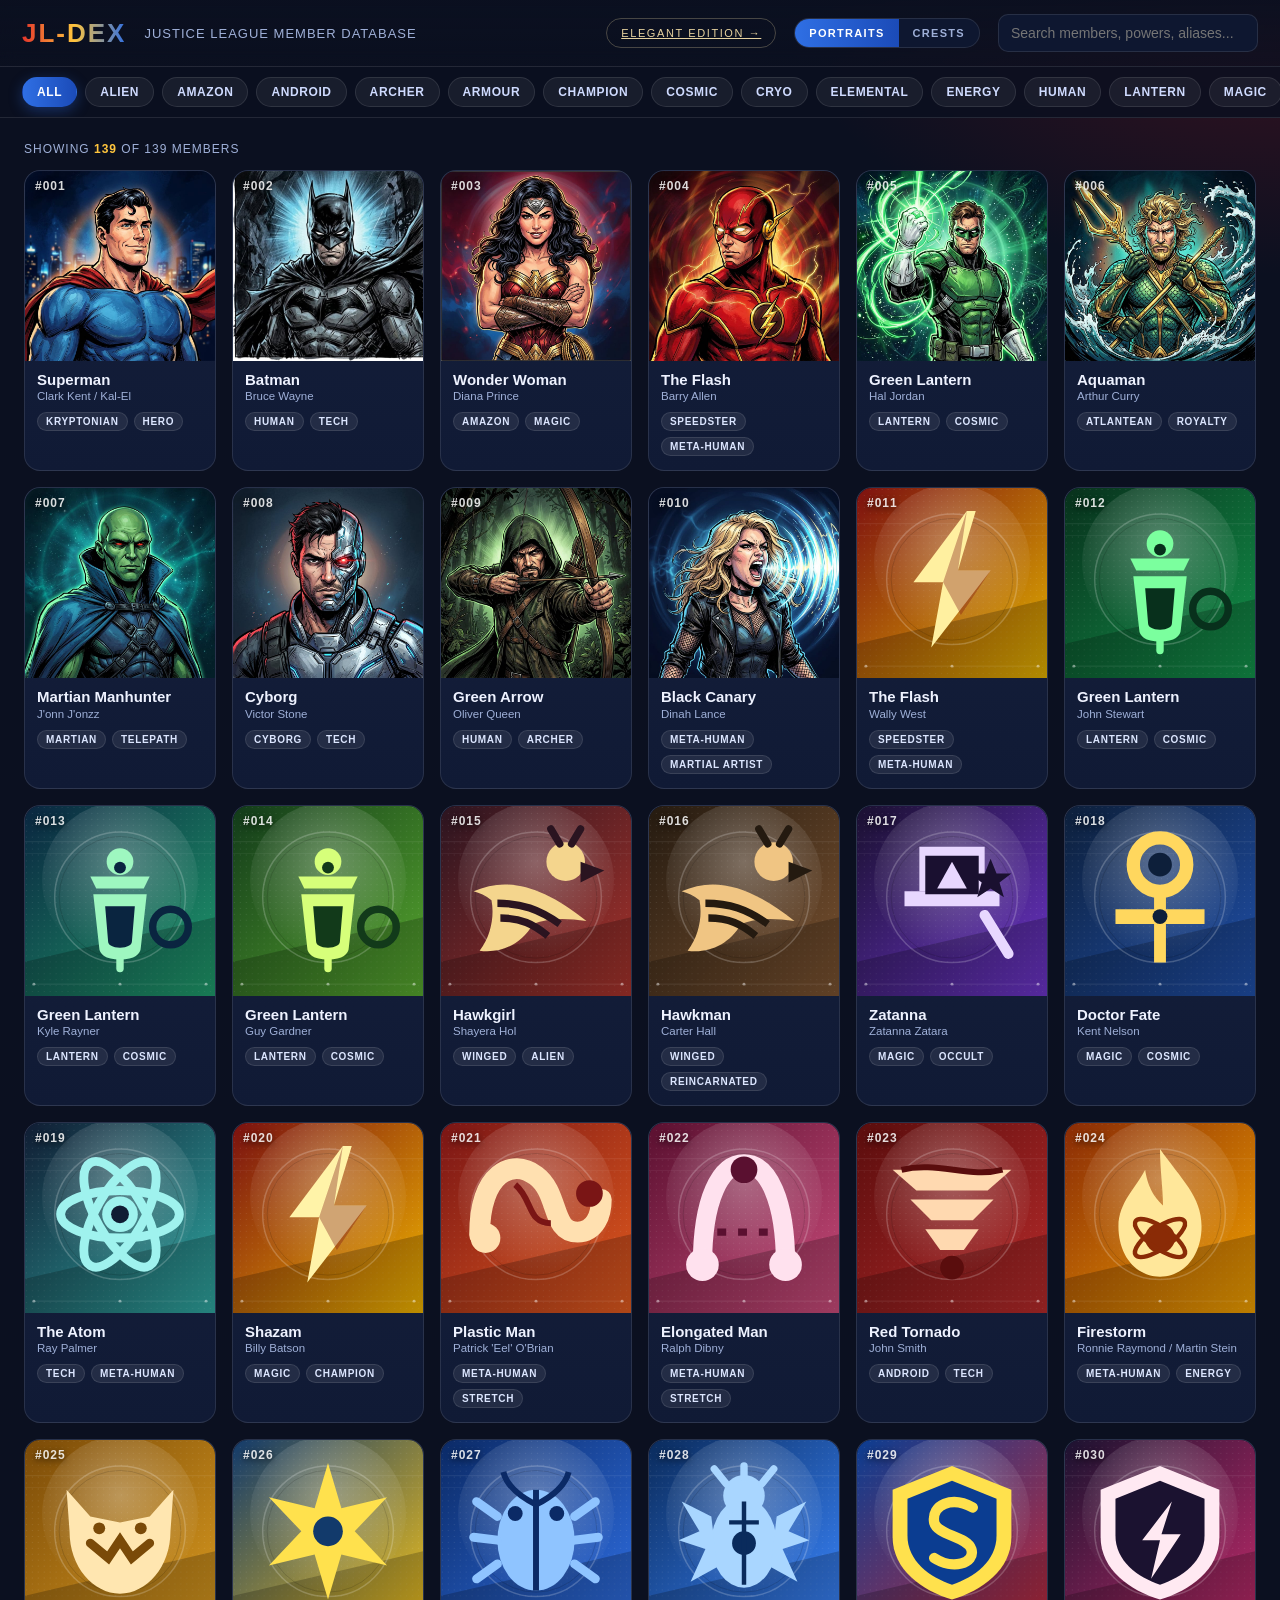
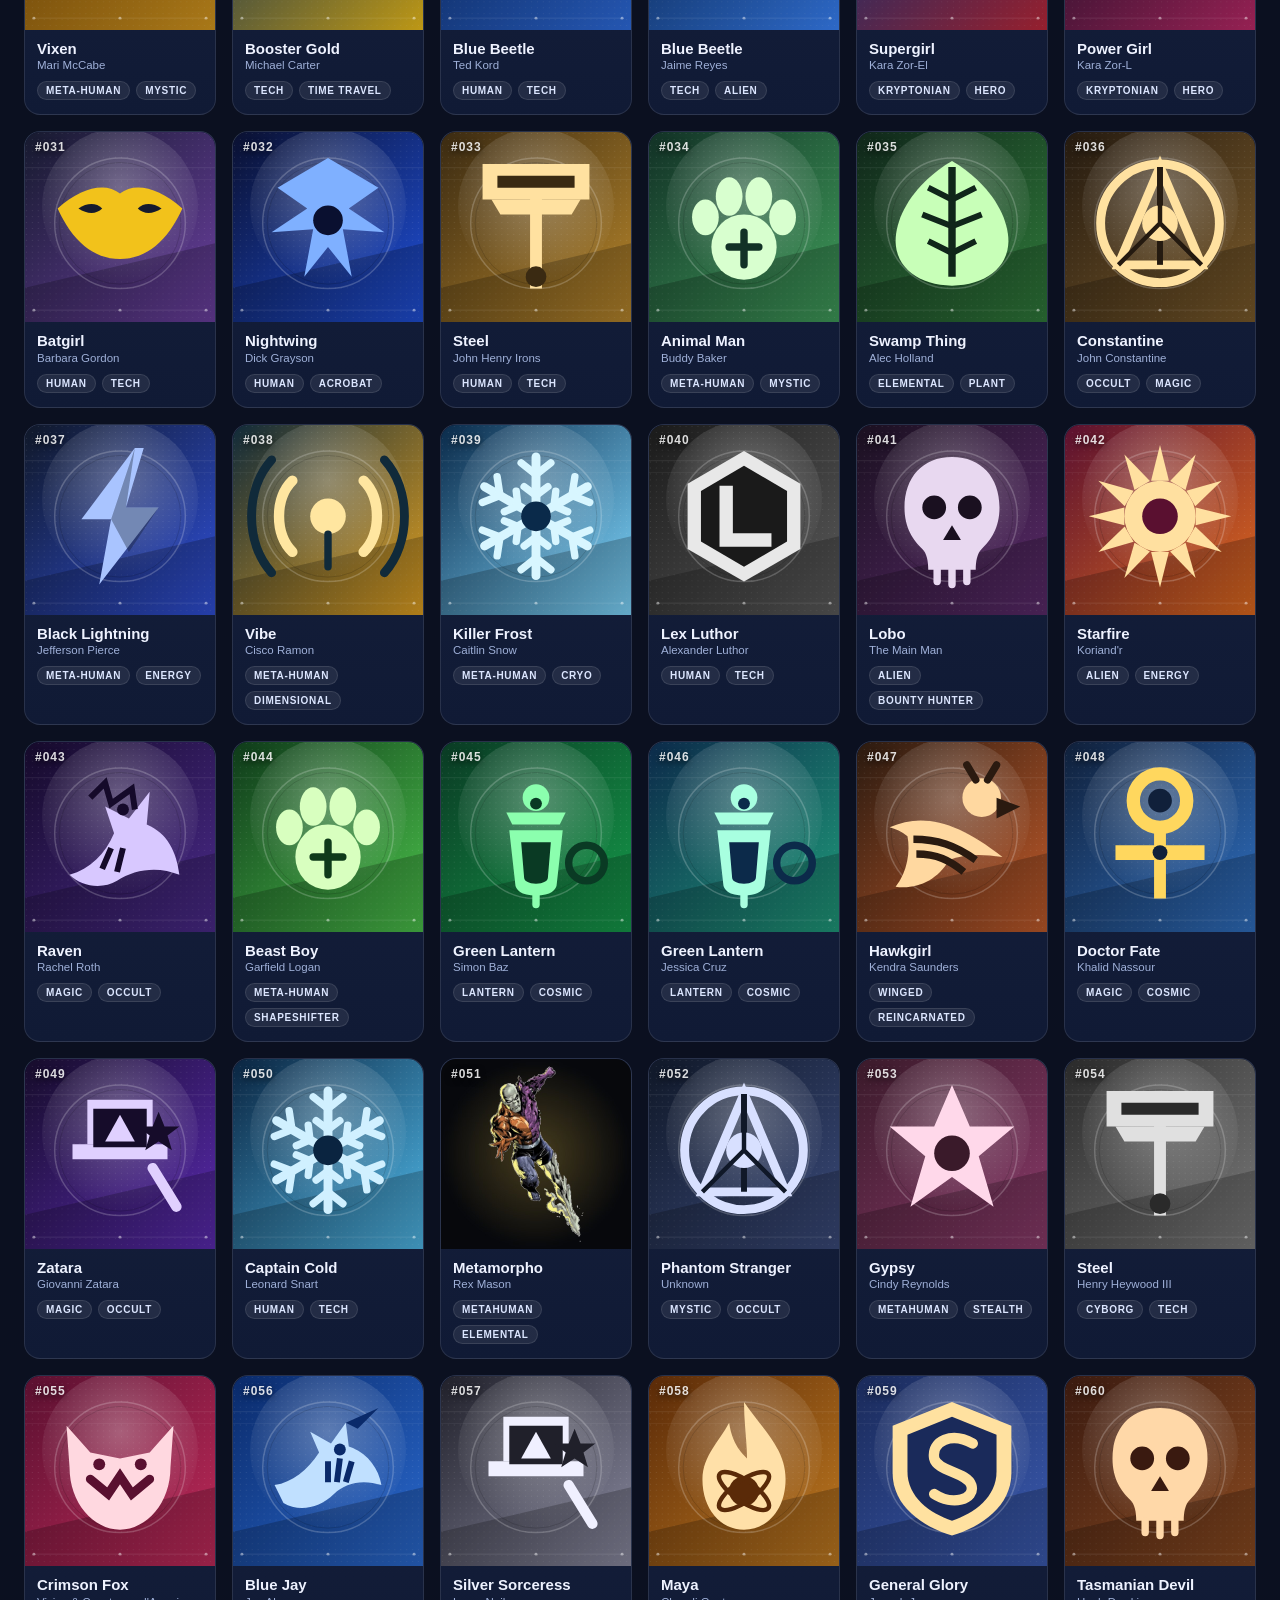
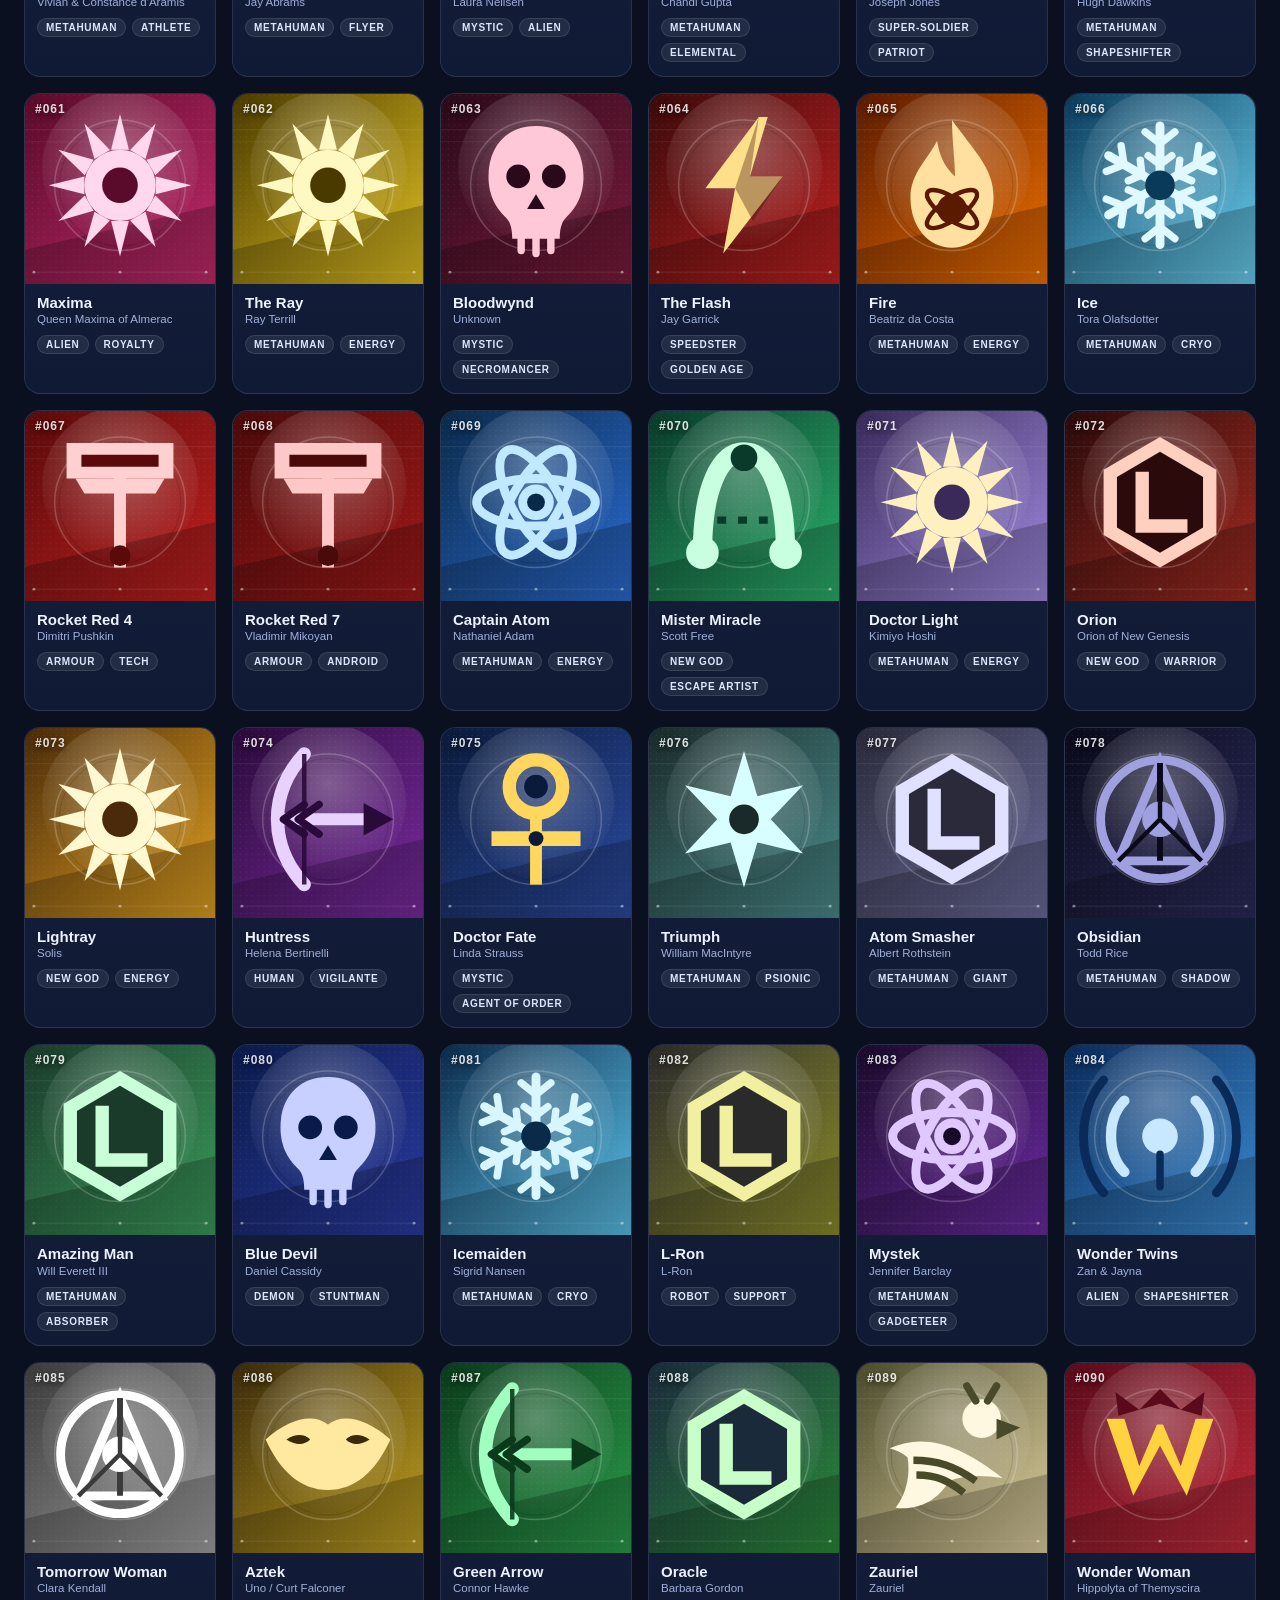
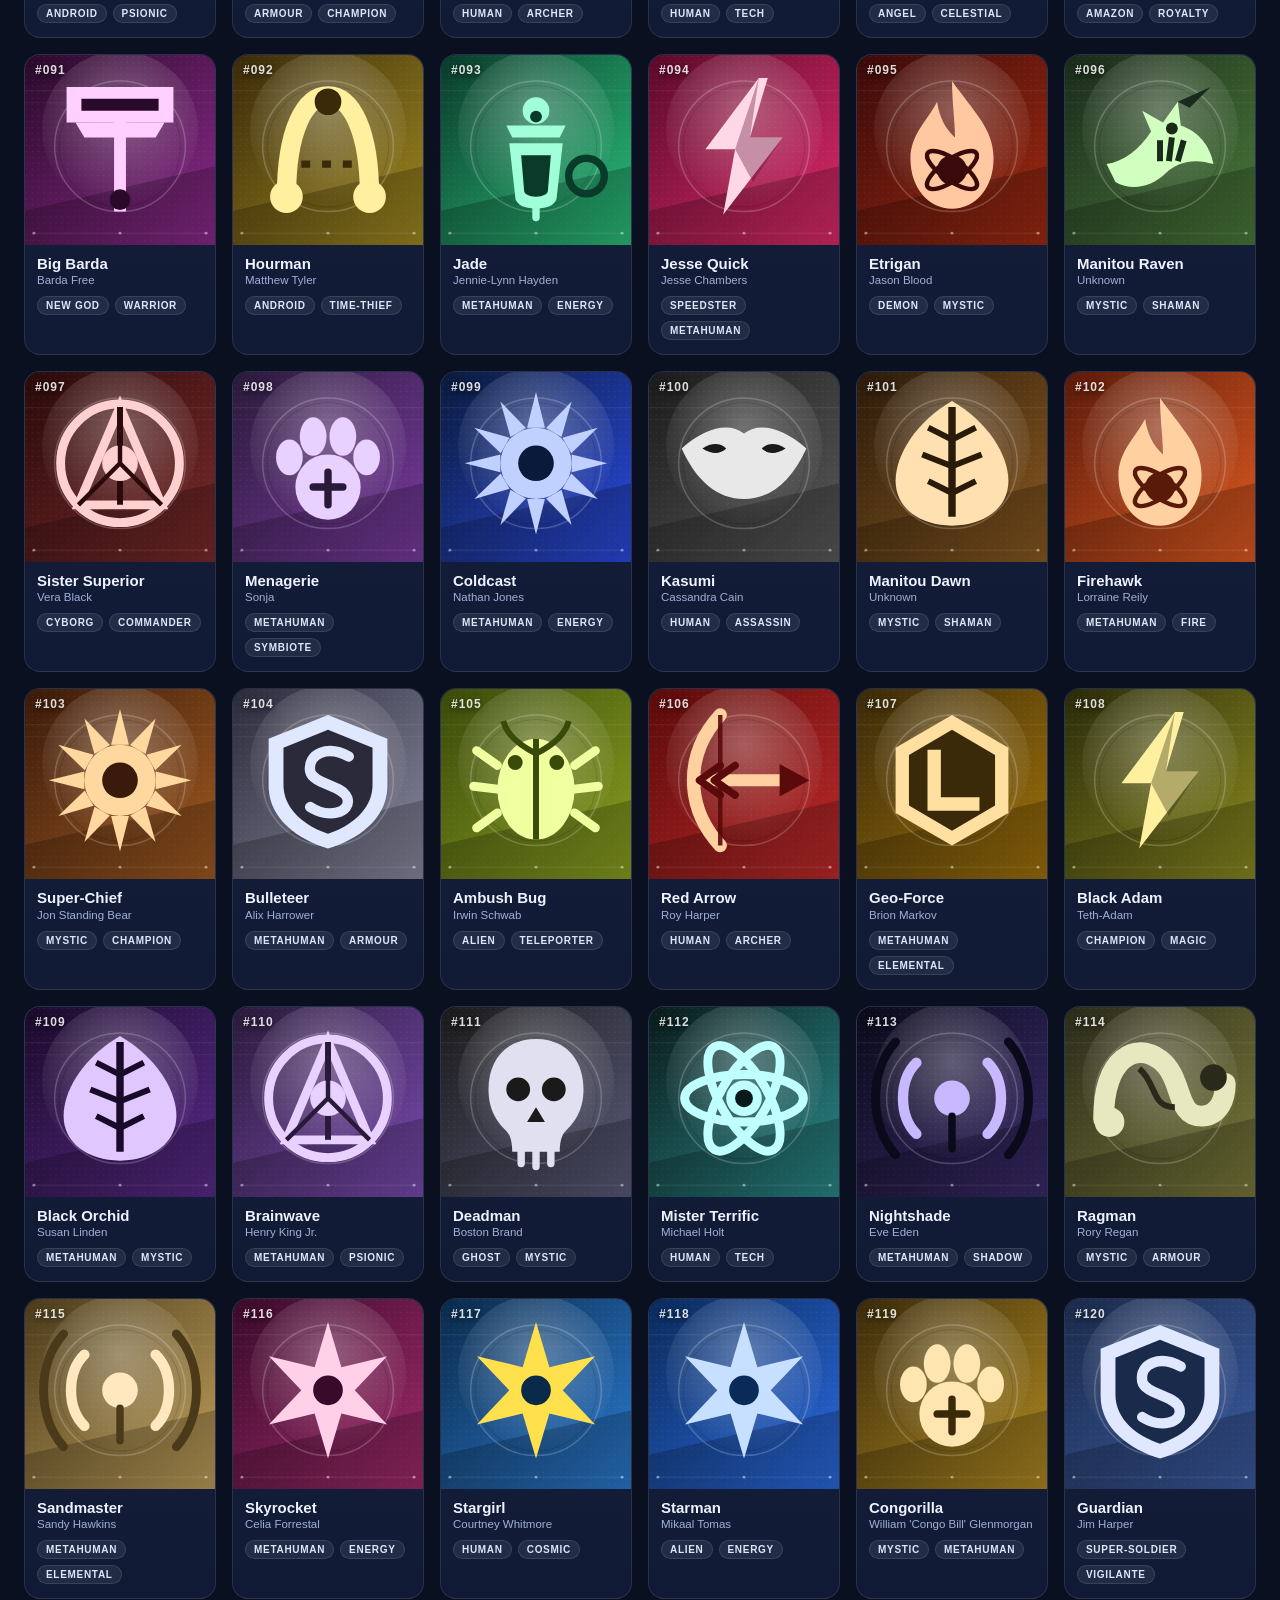
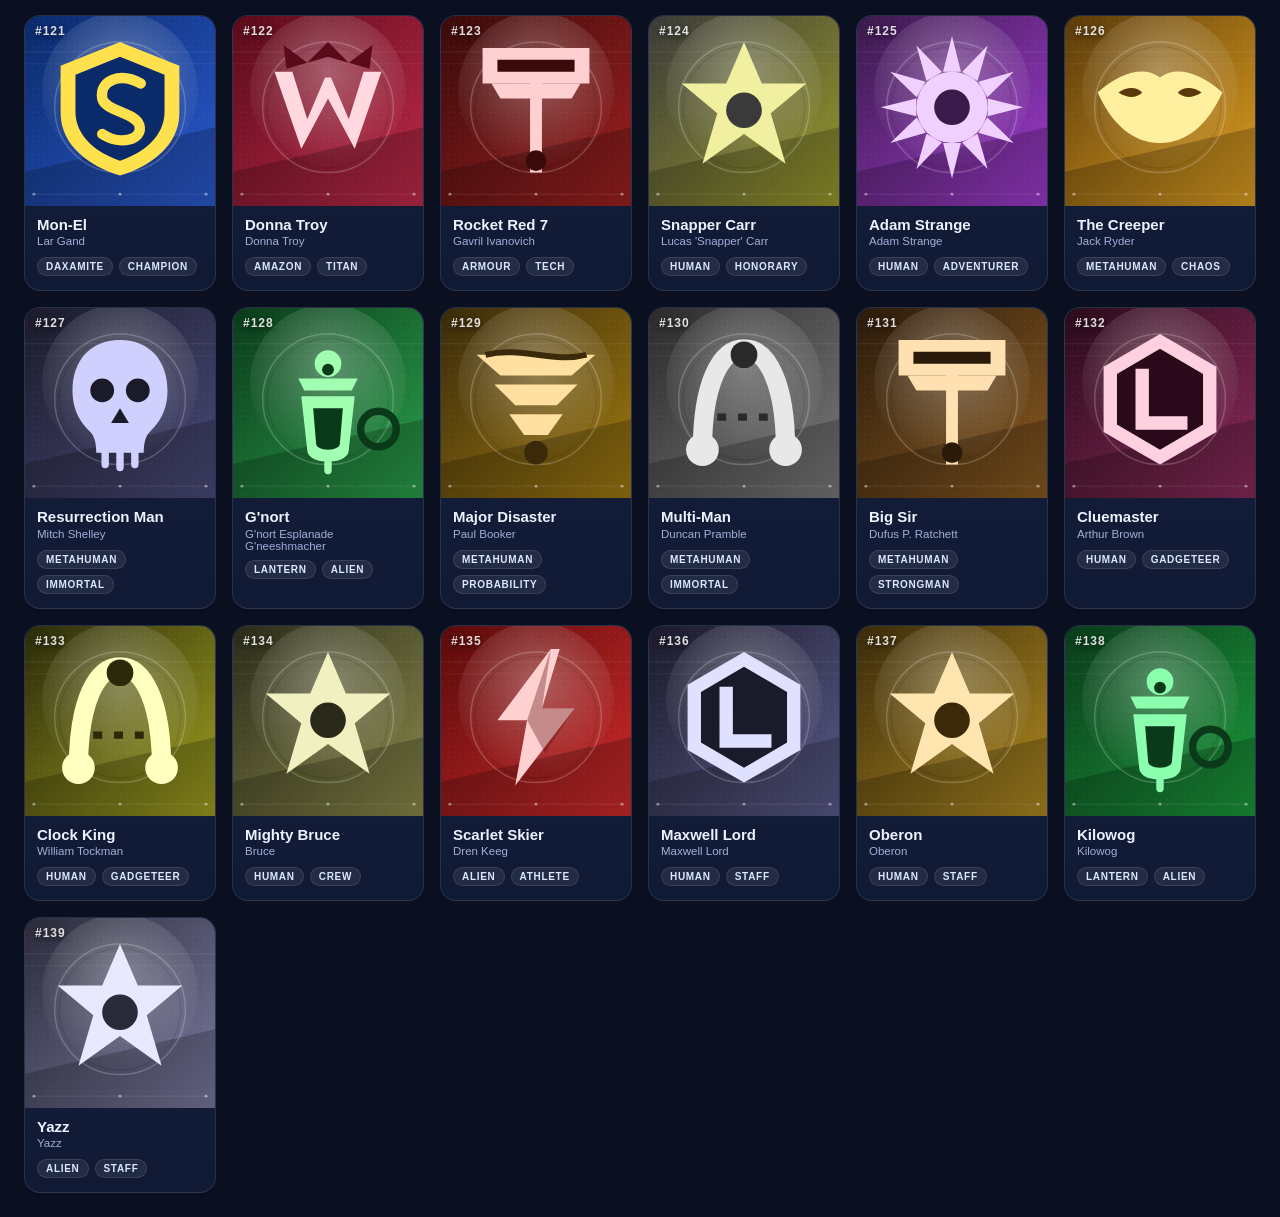
<file: index.html>
<!DOCTYPE html>
<html lang="en">
<head>
<meta charset="UTF-8" />
<meta name="viewport" content="width=device-width, initial-scale=1.0" />
<title>JL-Dex — Justice League Pokedex</title>
<link rel="stylesheet" href="css/style.css" />
</head>
<body>
  <header class="topbar">
    <div class="logo">JL-DEX</div>
    <div class="subtitle">Justice League Member Database</div>
    <a class="nav-elegant" href="elegant.html">Elegant edition &rarr;</a>
    <div class="artmode" id="artmode" role="group" aria-label="Art style">
      <button type="button" class="ambtn" data-art="portrait">Portraits</button>
      <button type="button" class="ambtn" data-art="crest">Crests</button>
    </div>
    <div class="search-wrap">
      <input id="search" type="text" placeholder="Search members, powers, aliases..." />
    </div>
  </header>
  <nav class="filters" id="filters" aria-label="Filter by type"></nav>

  <main>
    <p class="count" id="count"></p>
    <section id="grid" class="grid"></section>
  </main>

  <div id="modal" class="modal hidden">
    <div class="modal-card">
      <button id="closeModal" class="close">&times;</button>
      <div class="modal-body">
        <div class="modal-img-wrap">
          <img id="mImg" alt="" />
          <div class="modal-id" id="mId"></div>
        </div>
        <div class="modal-info">
          <h2 id="mName"></h2>
          <div class="alias" id="mAlias"></div>
          <div class="types" id="mTypes"></div>
          <div class="meta">
            <span><b>Origin:</b> <span id="mOrigin"></span></span>
            <span><b>Height:</b> <span id="mHeight"></span></span>
            <span><b>Weight:</b> <span id="mWeight"></span></span>
            <span><b>First:</b> <span id="mFirst"></span></span>
            <span id="mJoinedRow"><b>Joined:</b> <span id="mJoined"></span></span>
          </div>
          <p class="ref" id="mRefRow">Reference: <a id="mRef" target="_blank" rel="noopener noreferrer"></a></p>
          <div class="stats" id="mStats"></div>
          <div class="abilities">
            <h3>Abilities</h3>
            <ul id="mAbilities"></ul>
          </div>
          <p class="bio" id="mBio"></p>
        </div>
      </div>
    </div>
  </div>

  <script src="js/data.js"></script>
  <script src="js/portraits.js"></script>
  <script src="js/app.js"></script>
</body>
</html>
</file>
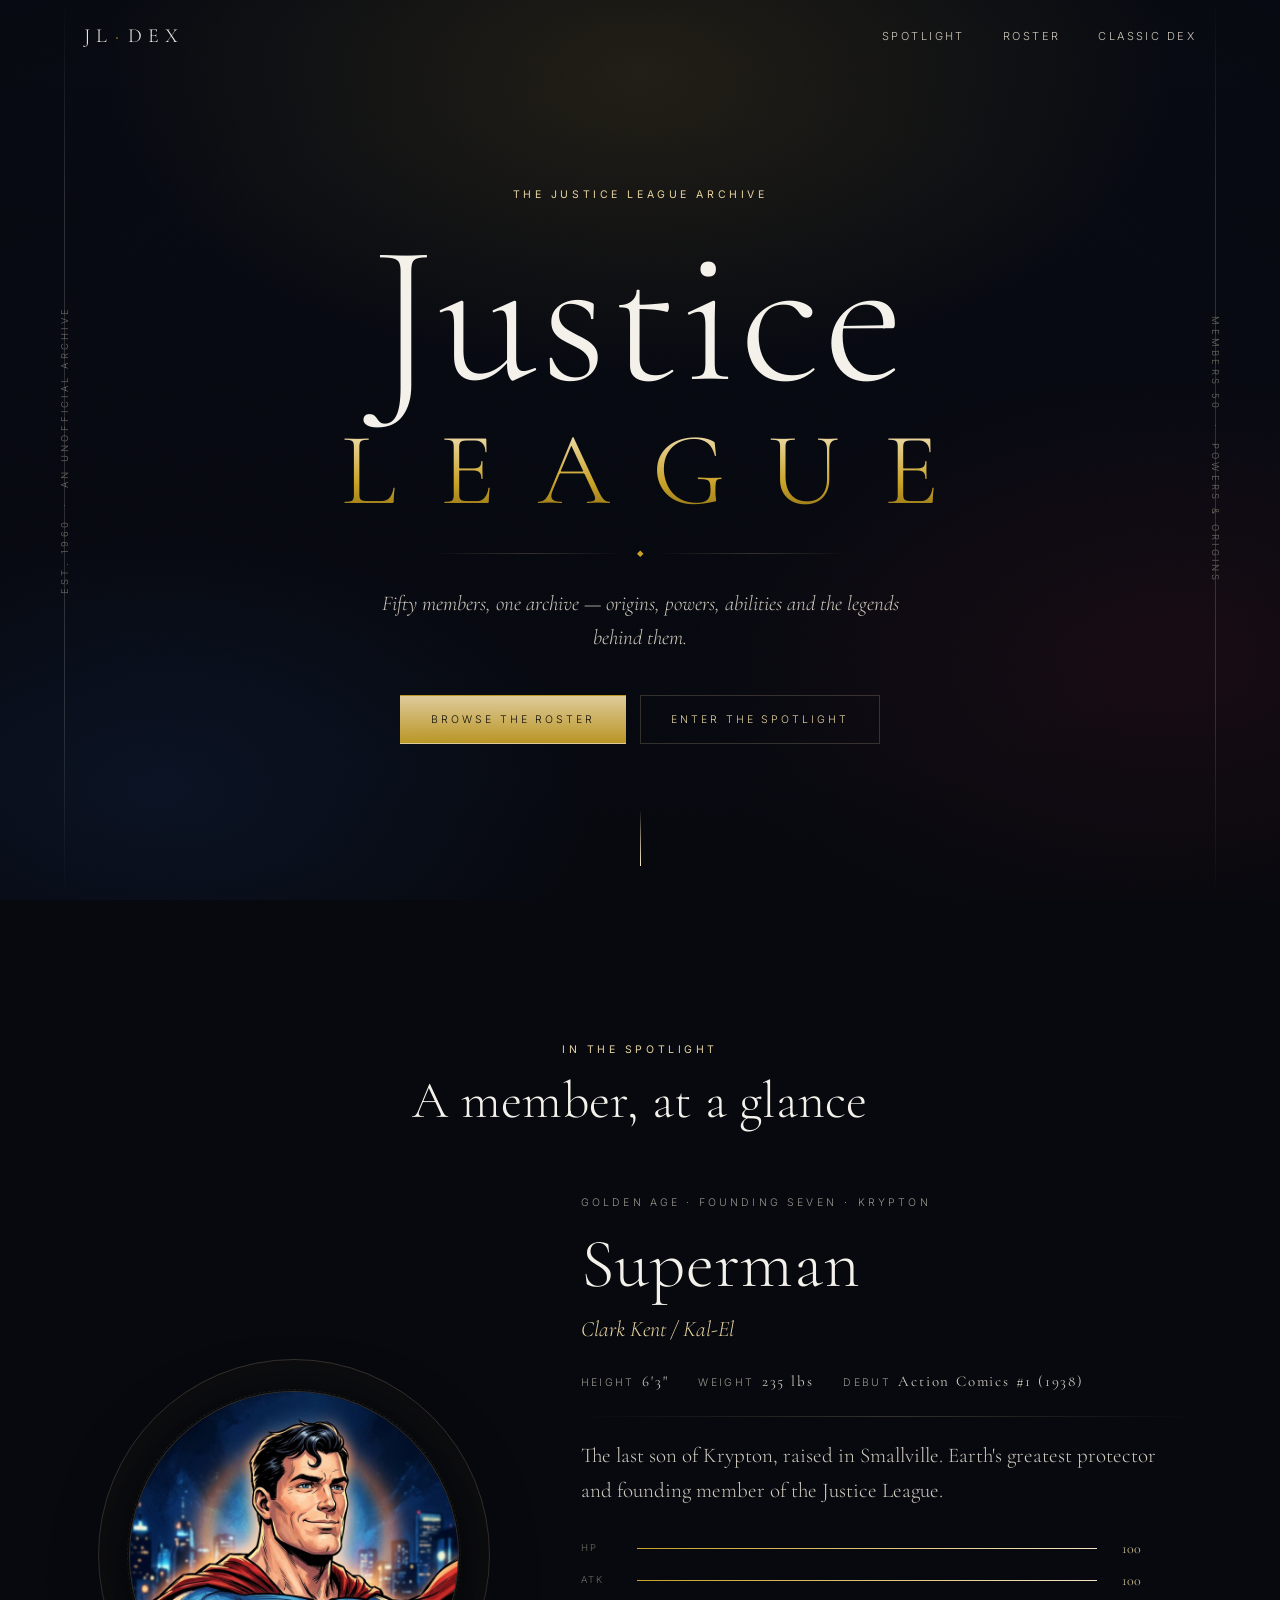
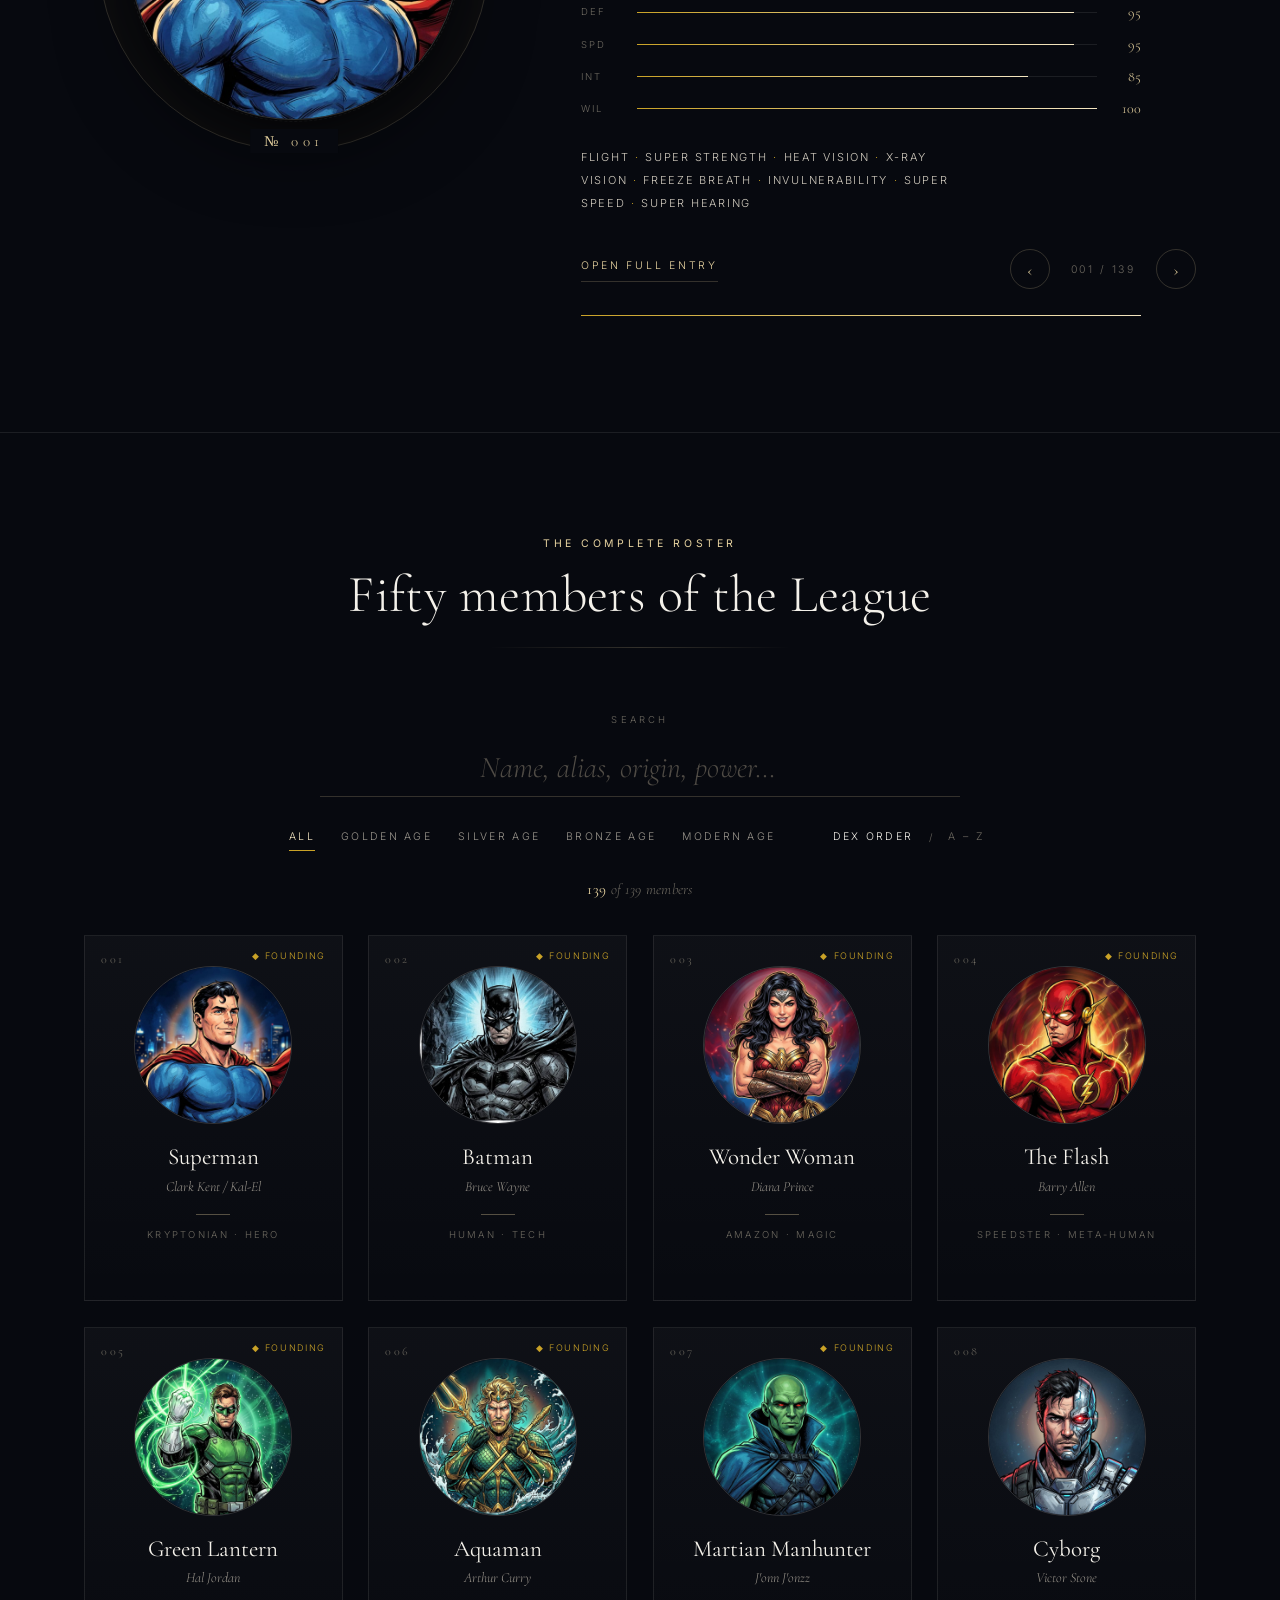
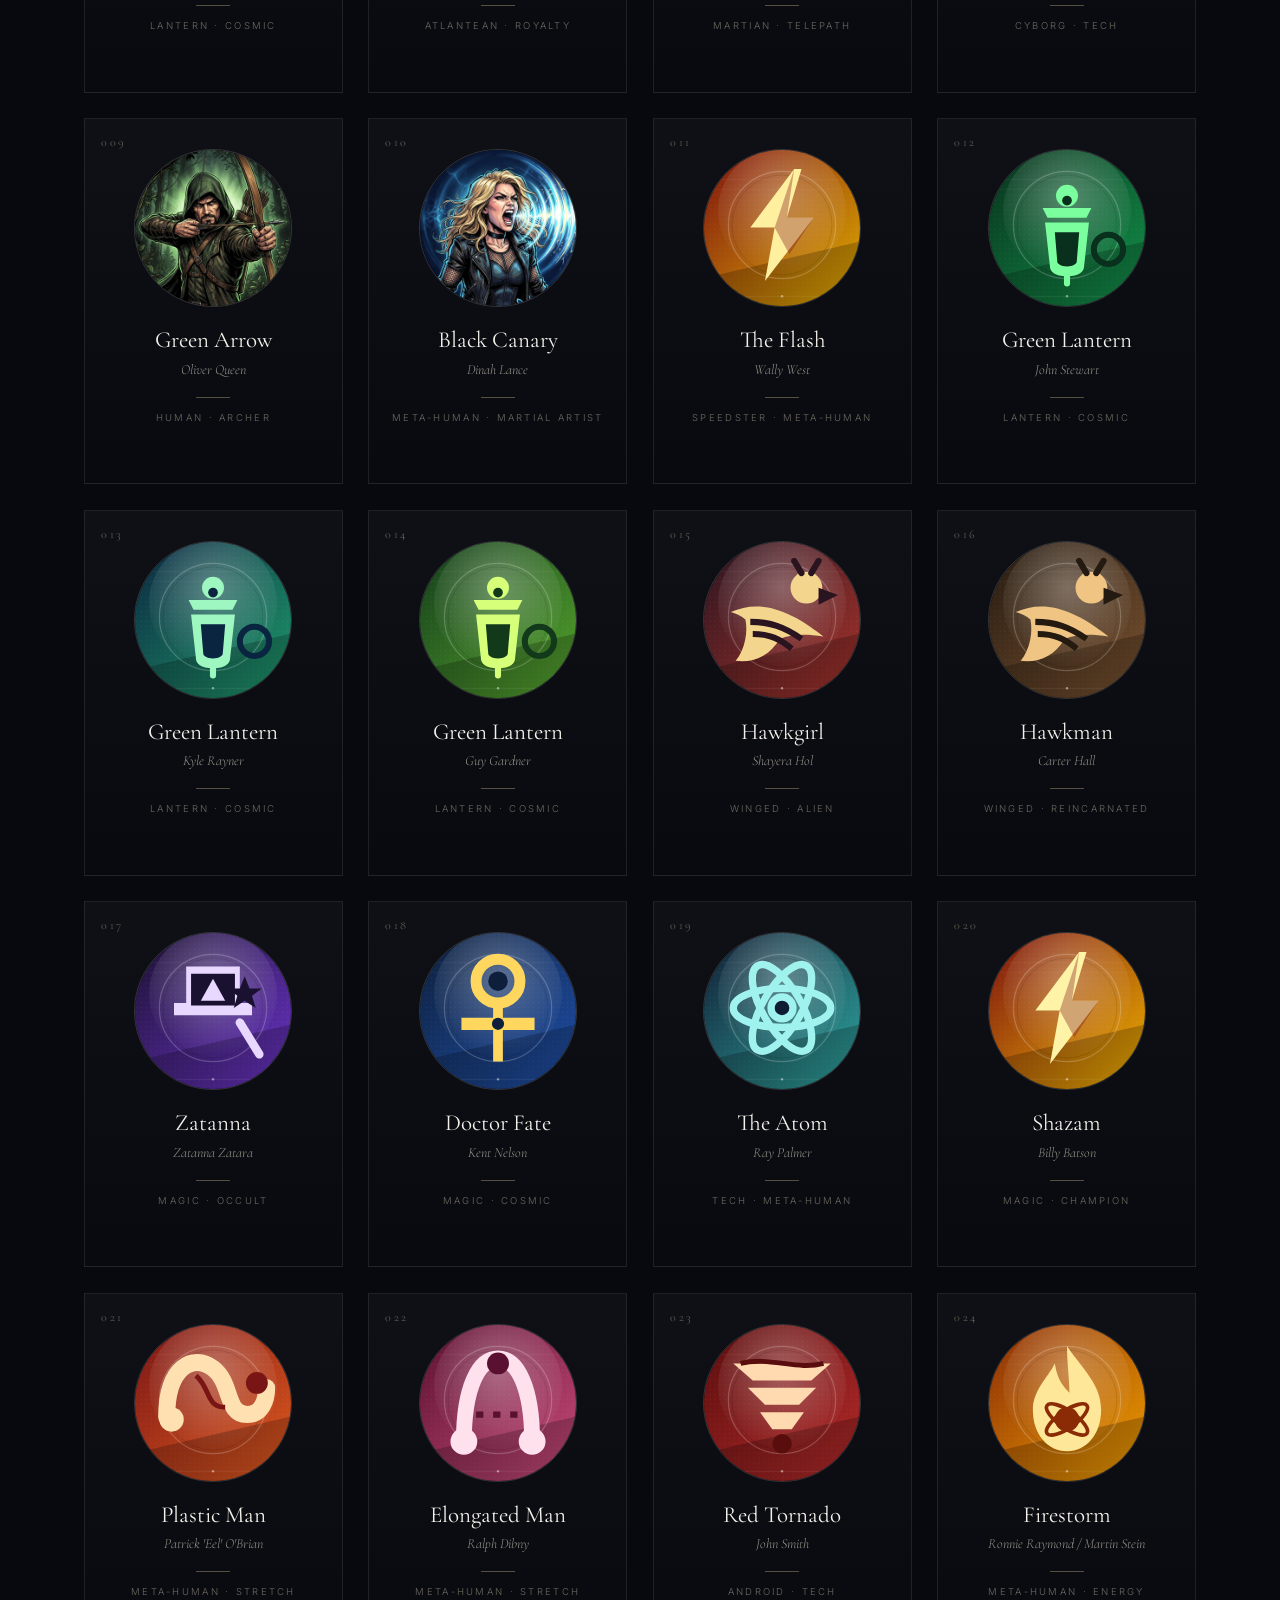
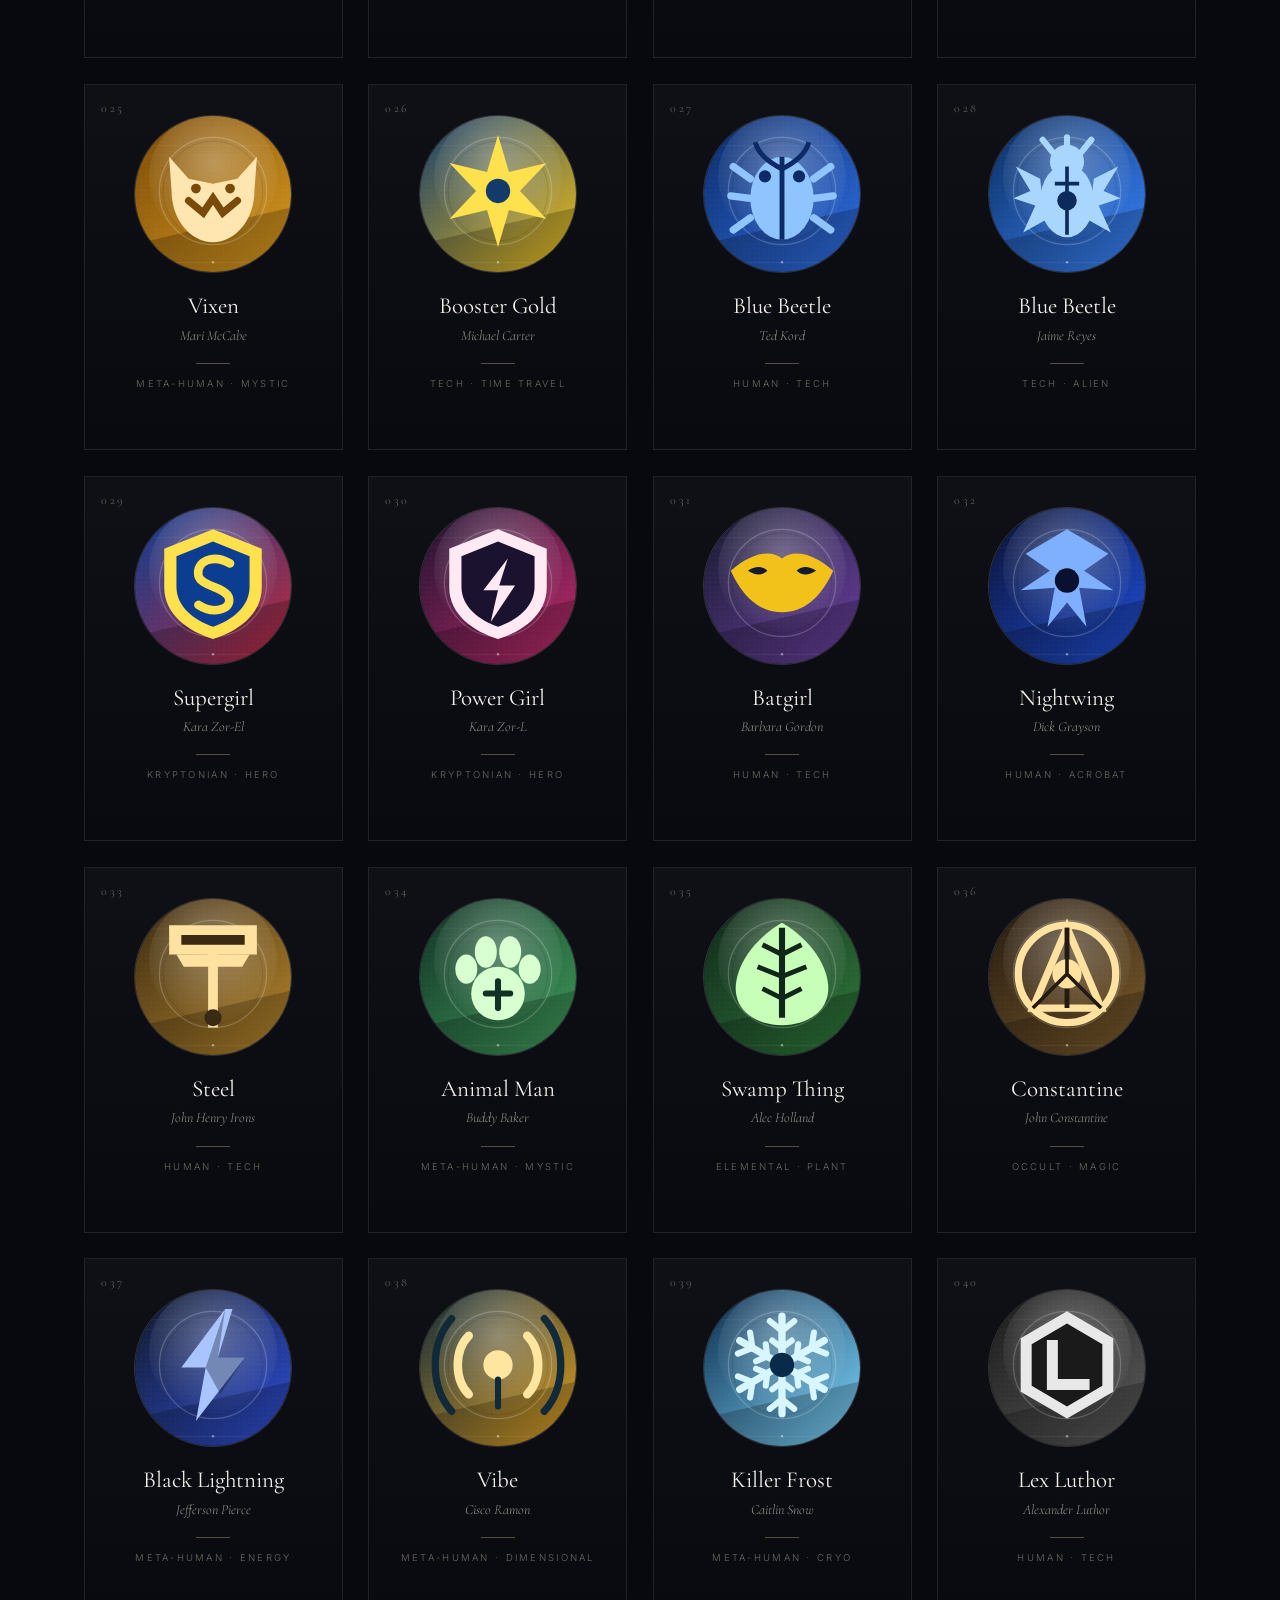
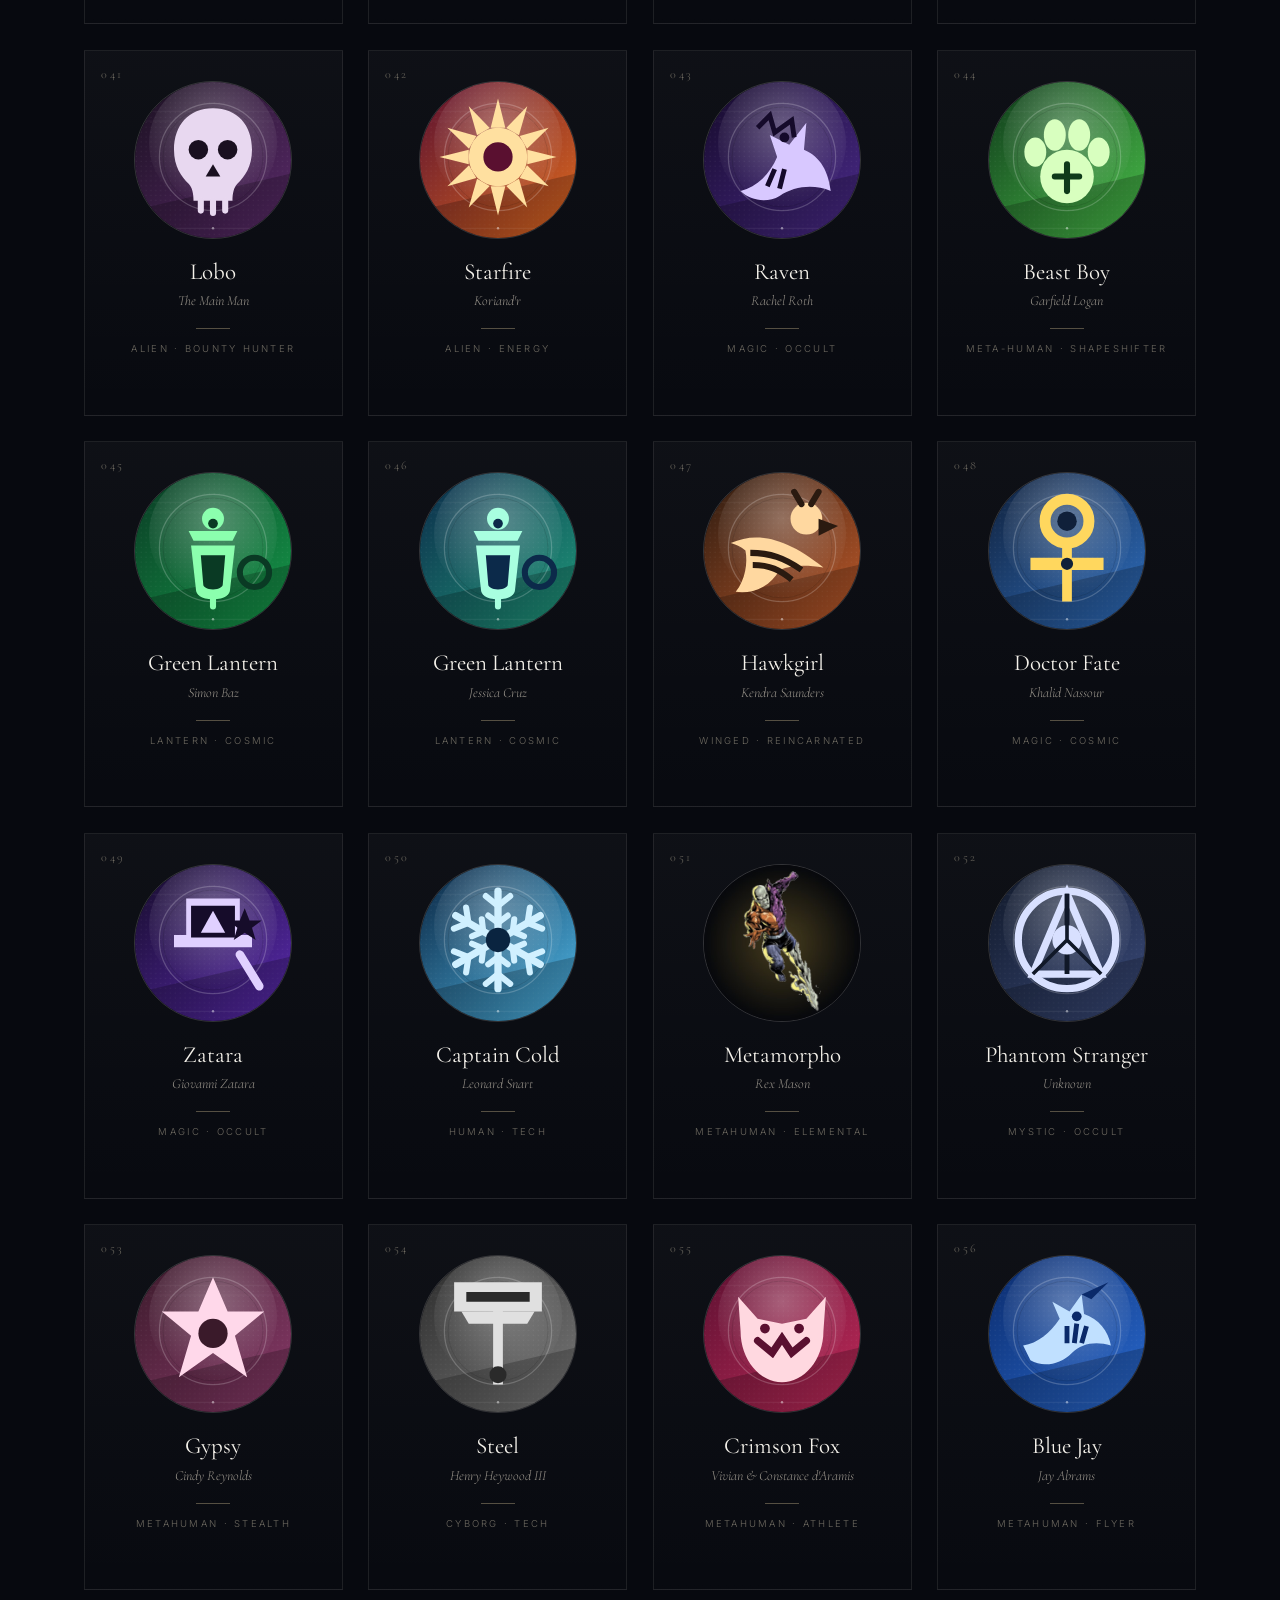
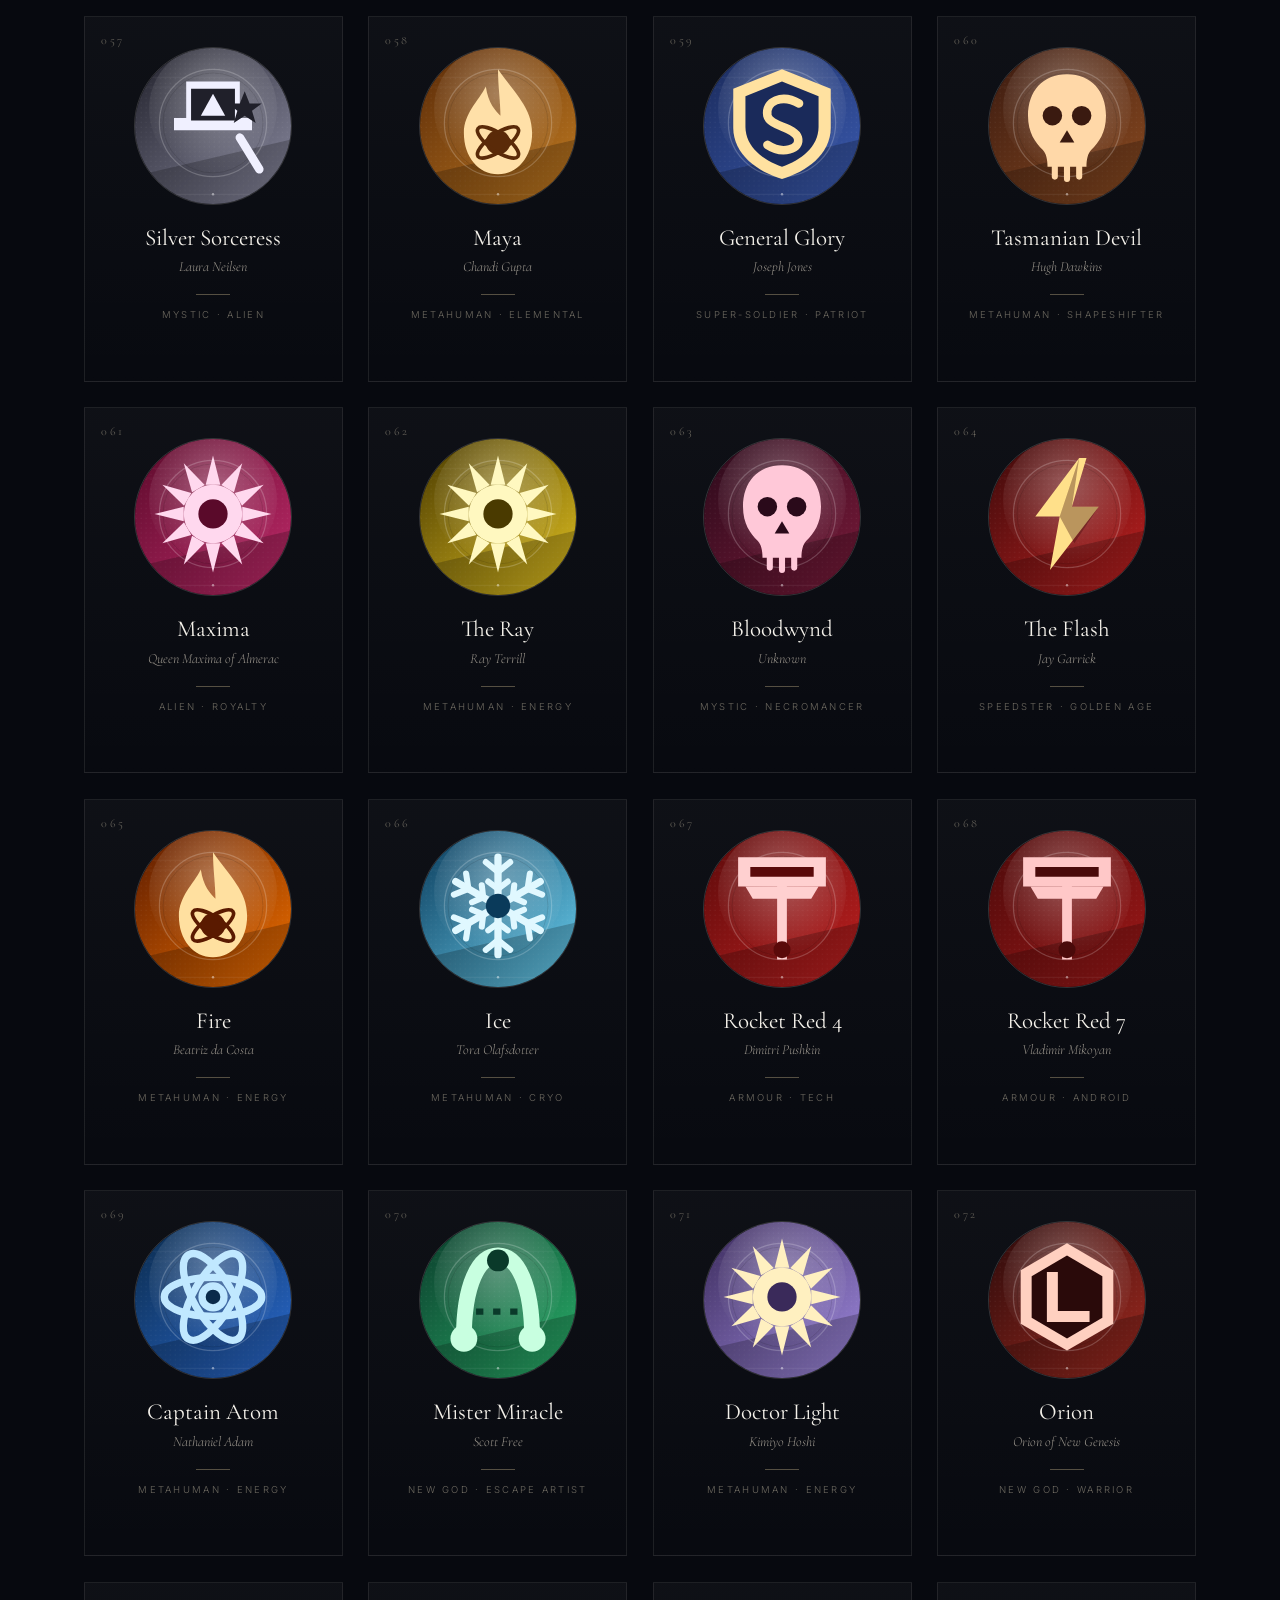
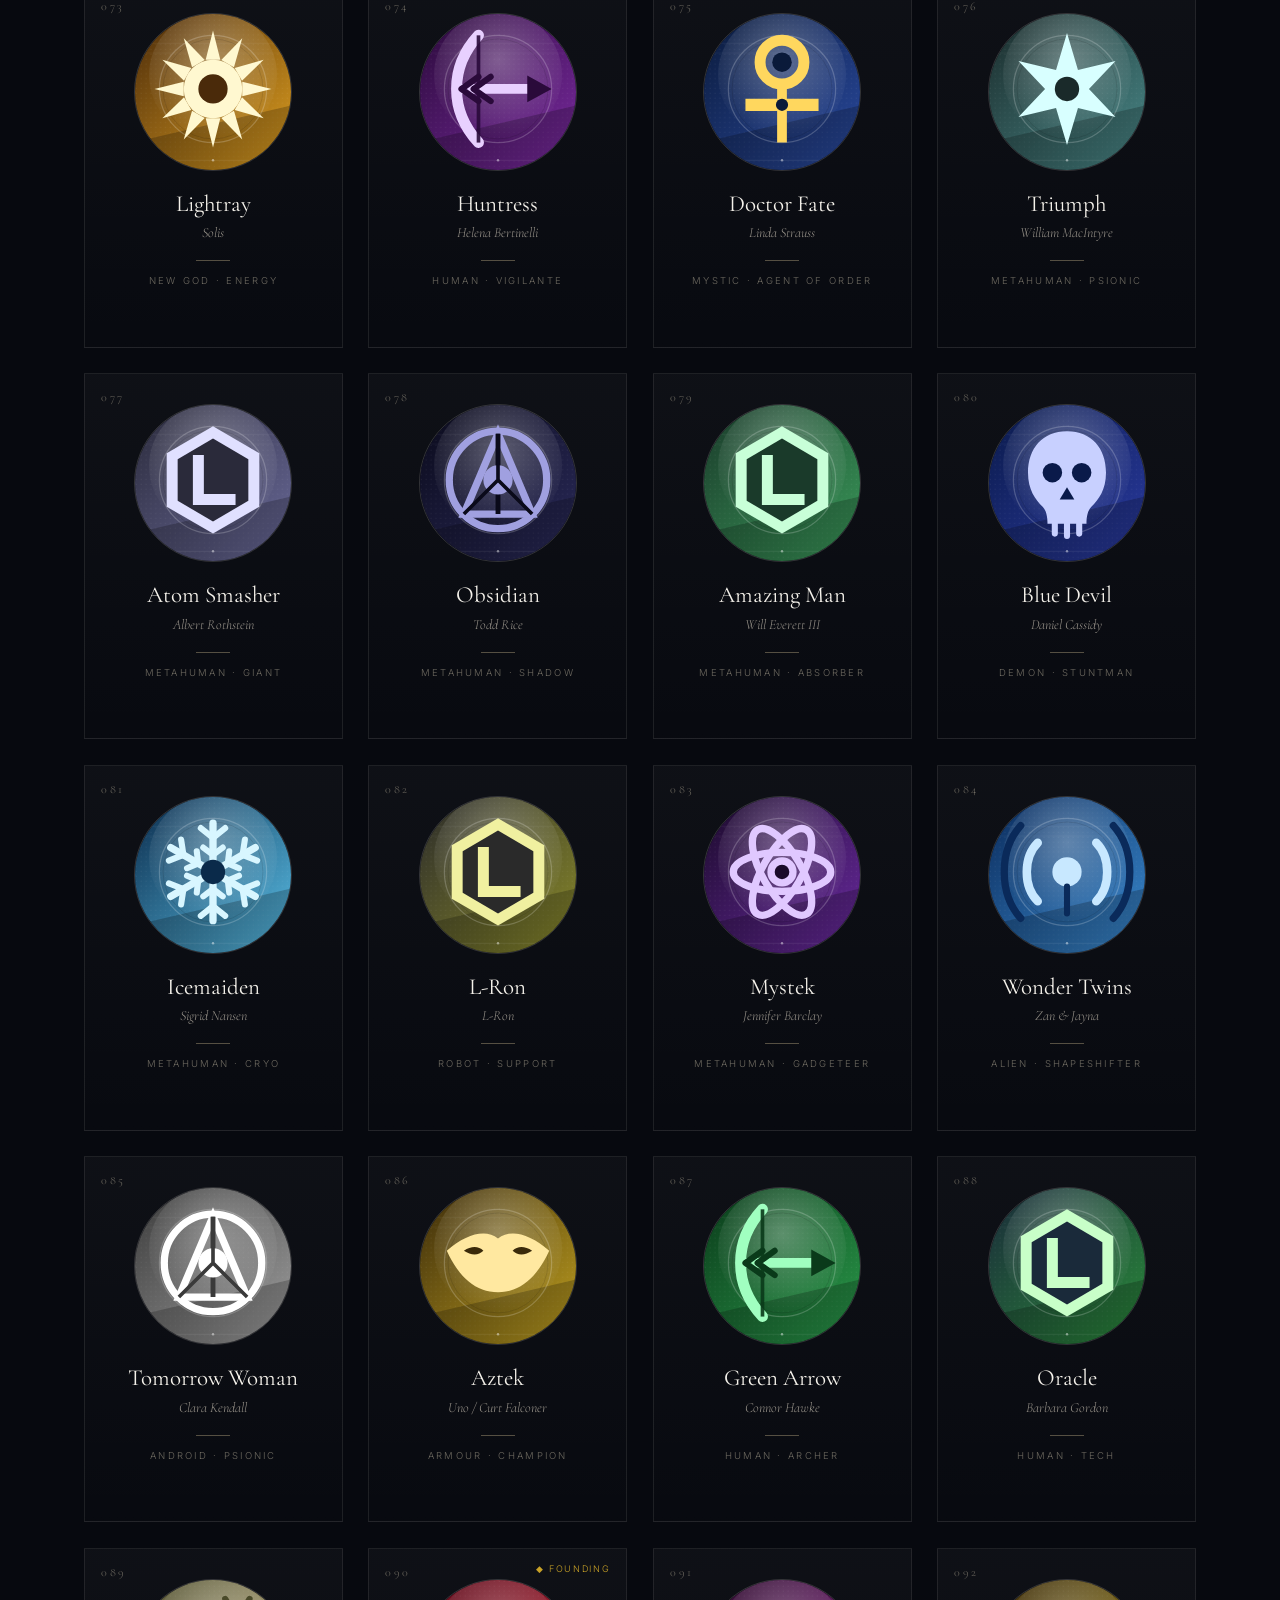
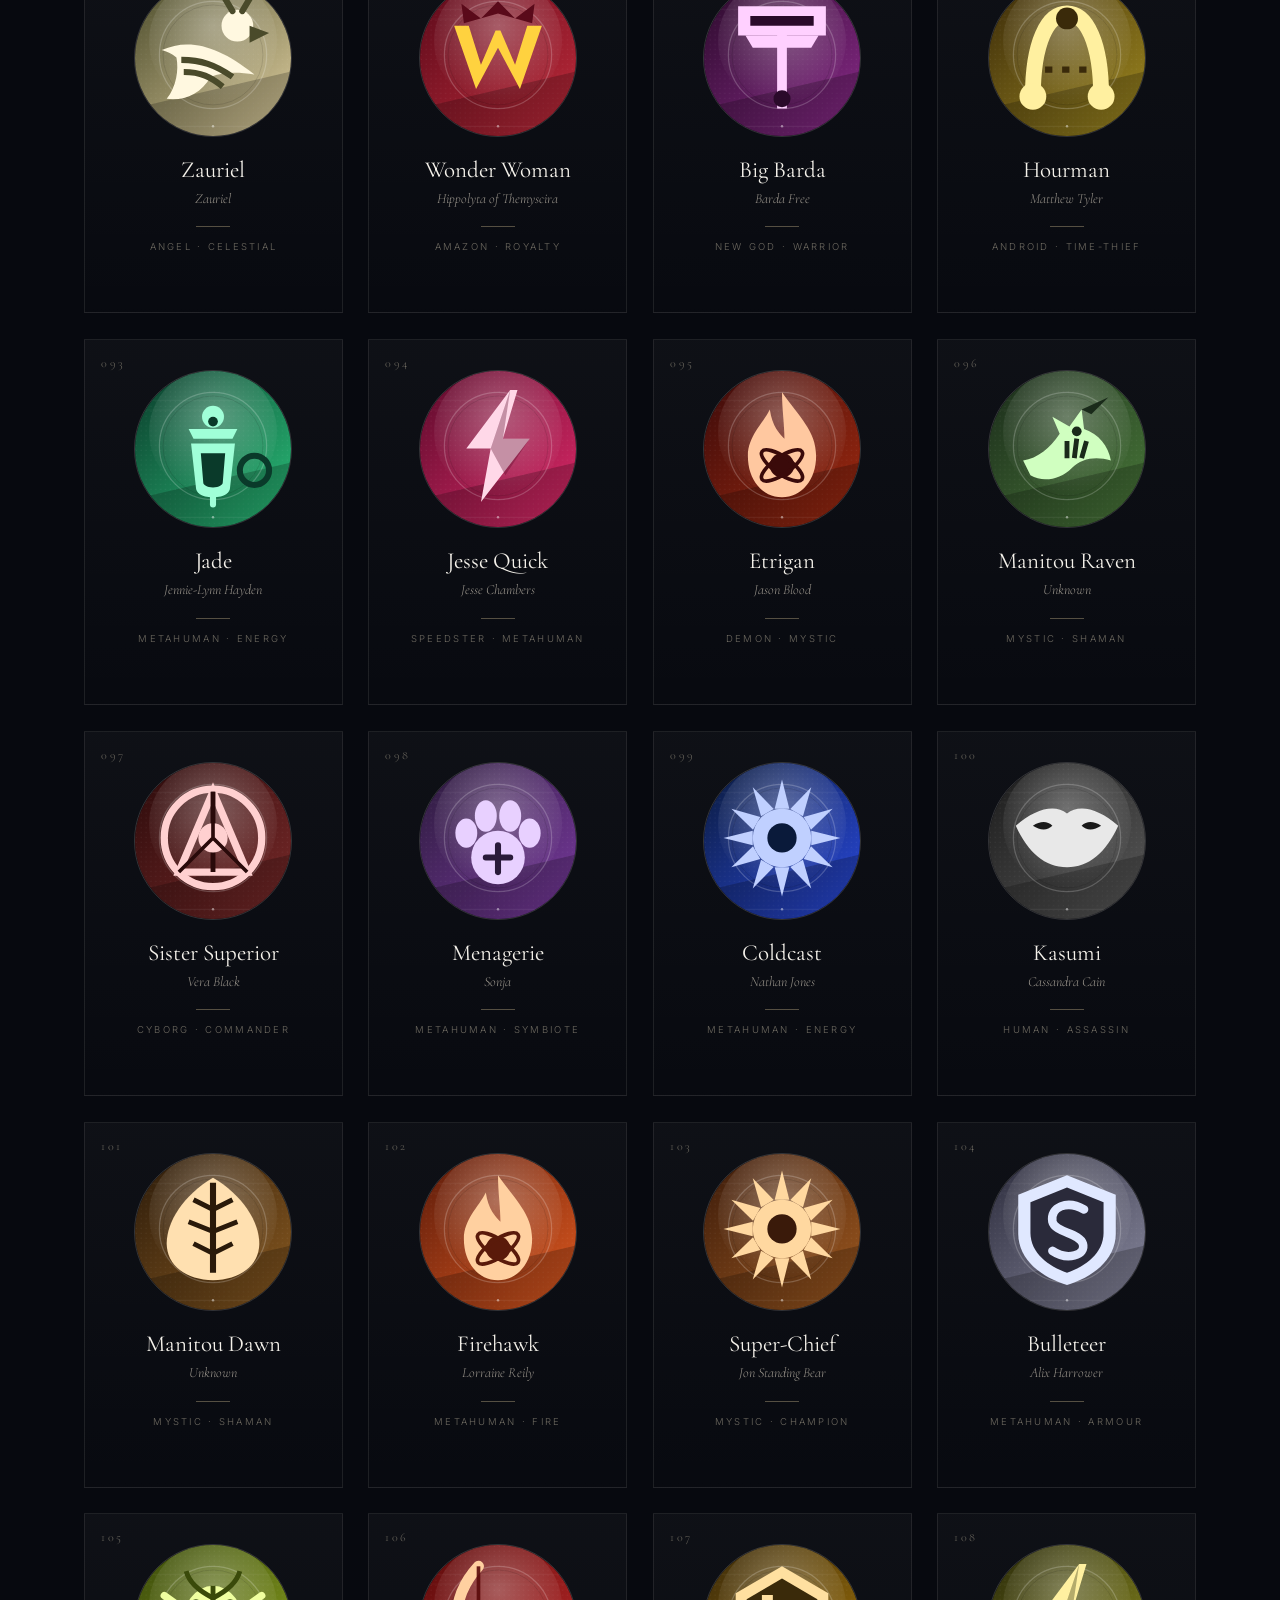
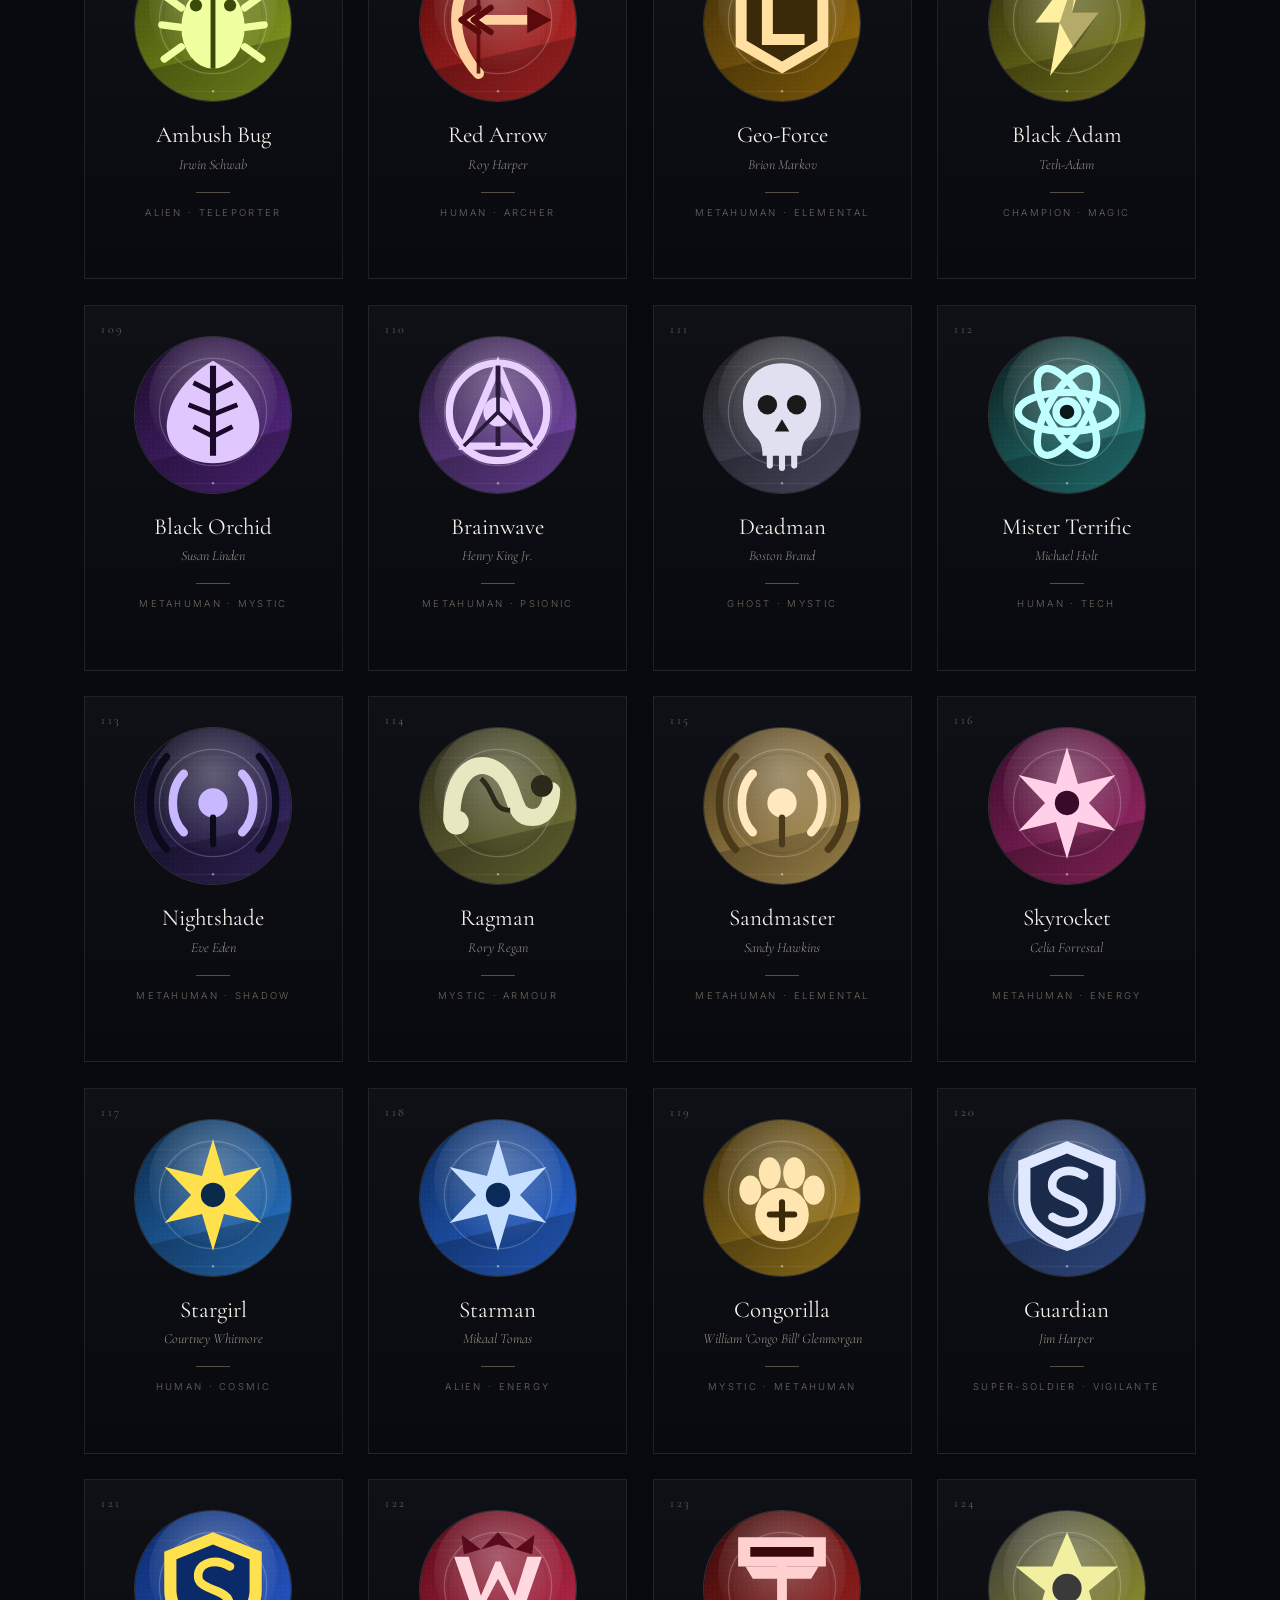
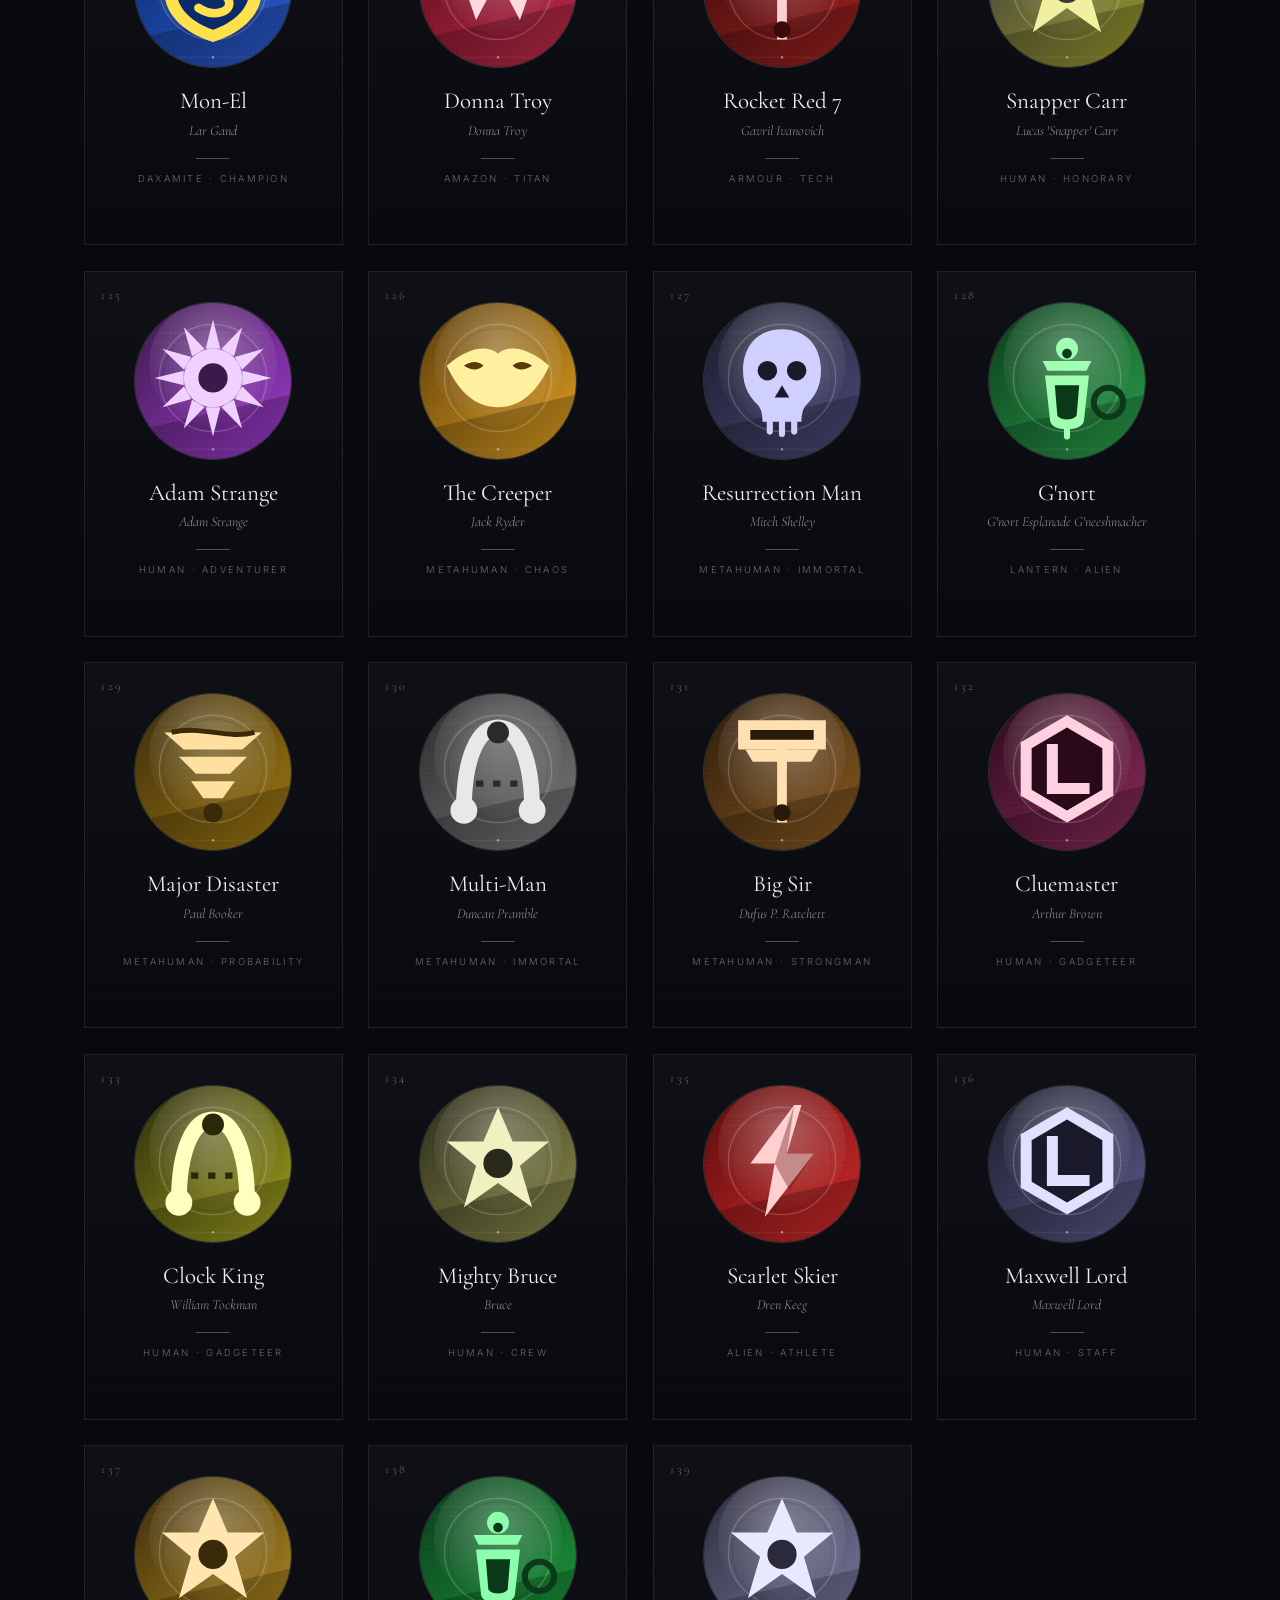
<file: elegant.html>
<!DOCTYPE html>
<html lang="en">
<head>
<meta charset="UTF-8" />
<meta name="viewport" content="width=device-width, initial-scale=1.0" />
<title>JL-Dex — The Justice League Archive</title>
<meta name="description" content="An elegant archive of Justice League members: origins, powers, abilities and legends, in one refined edition." />
<link rel="stylesheet" href="css/fonts.css" />
<link rel="stylesheet" href="css/elegant.css" />
</head>
<body>

<a class="skip" href="#roster">Skip to the roster</a>

<header class="nav" id="nav">
  <div class="nav__inner">
    <a class="mark" href="#top"><span class="mark__t">JL</span><span class="mark__dot">·</span><span class="mark__t">DEX</span></a>
    <nav class="nav__links">
      <a href="#spotlight">Spotlight</a>
      <a href="#roster">Roster</a>
      <a href="index.html">Classic dex</a>
    </nav>
  </div>
</header>

<main id="top">

  <!-- ───────────────────────────── hero ───────────────────────────── -->
  <section class="hero">
    <canvas id="stars" aria-hidden="true"></canvas>
    <div class="hero__rails" aria-hidden="true">
      <div class="rail rail--l"><span>Est. 1960 &nbsp;·&nbsp; An unofficial archive</span></div>
      <div class="rail rail--r"><span>Members&nbsp;50 &nbsp;·&nbsp; Powers&nbsp;&amp;&nbsp;Origins</span></div>
    </div>

    <div class="hero__mid">
      <p class="kicker">The Justice League Archive</p>
      <h1 class="hero__title">Justice<span class="hero__thin">League</span></h1>
      <div class="rule rule--diamond" aria-hidden="true"><i></i><b>◆</b><i></i></div>
      <p class="hero__lede">Fifty members, one archive — origins, powers, abilities and the legends behind them.</p>
      <div class="hero__cta">
        <a class="btn btn--solid" href="#roster">Browse the roster</a>
        <a class="btn btn--ghost" href="#spotlight">Enter the spotlight</a>
      </div>
    </div>

    <a class="scrolldown" href="#spotlight" aria-label="Scroll to spotlight"><span></span></a>
  </section>

  <!-- ─────────────────────────── spotlight ─────────────────────────── -->
  <section class="spot" id="spotlight">
    <header class="sect">
      <p class="kicker">In the spotlight</p>
      <h2 class="sect__title">A member, at a glance</h2>
    </header>

    <div class="spot__frame reveal" id="spotFrame">
      <div class="spot__art">
        <div class="medallion">
          <span class="medallion__ring"></span>
          <span class="medallion__ring medallion__ring--in"></span>
          <span class="medallion__sweep" aria-hidden="true"></span>
          <div class="medallion__art"><img id="spImg" alt="" /></div>
          <span class="medallion__no" id="spNo"></span>
        </div>
      </div>

      <div class="spot__body">
        <p class="spot__meta"><span id="spEra"></span><span class="dot">·</span><span id="spOrigin"></span></p>
        <h3 class="spot__name" id="spName"></h3>
        <p class="spot__alias" id="spAlias"></p>
        <div class="spot__vitals" id="spVitals"></div>
        <div class="rule" aria-hidden="true"><i></i></div>
        <p class="spot__bio" id="spBio"></p>
        <div class="spot__stats" id="spStats"></div>
        <p class="spot__abils" id="spAbils"></p>
        <div class="spot__foot">
          <button class="linkish" id="spOpen">Open full entry</button>
          <span class="spot__pager">
            <button class="circ" id="spPrev" aria-label="Previous member">‹</button>
            <span class="spot__count" id="spCount"></span>
            <button class="circ" id="spNext" aria-label="Next member">›</button>
          </span>
        </div>
        <div class="progress" aria-hidden="true"><i id="spProgress"></i></div>
      </div>
    </div>
  </section>

  <!-- ──────────────────────────── roster ──────────────────────────── -->
  <section class="roster" id="roster">
    <header class="sect sect--wide">
      <p class="kicker">The complete roster</p>
      <h2 class="sect__title">Fifty members of the League</h2>
      <div class="rule" aria-hidden="true"><i></i></div>
    </header>

    <div class="controls reveal">
      <label class="field">
        <span class="field__label">Search</span>
        <input id="q" type="search" placeholder="Name, alias, origin, power…" autocomplete="off" />
      </label>
      <div class="controls__row">
        <div class="eras" id="eras" role="group" aria-label="Filter by era"></div>
        <div class="sort" role="group" aria-label="Sort order">
          <button class="sortbtn is-on" data-sort="dex">Dex order</button>
          <span class="sort__sep" aria-hidden="true">/</span>
          <button class="sortbtn" data-sort="az">A – Z</button>
        </div>
      </div>
      <p class="tally" id="tally"></p>
    </div>

    <div class="grid" id="grid"></div>
    <p class="none" id="none" hidden>No member answers to that.</p>
  </section>

  <!-- ─────────────────────────── colophon ─────────────────────────── -->
  <footer class="foot">
    <div class="foot__grid">
      <div>
        <p class="mark mark--foot"><span class="mark__t">JL</span><span class="mark__dot">·</span><span class="mark__t">DEX</span></p>
        <p class="foot__note">An unofficial reference to the Justice League, set in Cormorant &amp; Inter.</p>
      </div>
      <div>
        <p class="foot__h">Inside</p>
        <a href="#spotlight">Spotlight</a><a href="#roster">Roster</a><a href="index.html">Classic dex</a>
      </div>
      <div>
        <p class="foot__h">Colophon</p>
        <p class="foot__note">All emblems are original vector crests generated by <code>tools/generate_emblems.py</code>.<br />Characters © DC Comics. A non-commercial fan work.</p>
      </div>
    </div>
    <div class="rule rule--wide" aria-hidden="true"><i></i></div>
    <p class="foot__legal">MIT licensed · Built as a static page, no dependencies</p>
  </footer>
</main>

<!-- ──────────────────────────── entry card ──────────────────────────── -->
<div class="sheet" id="sheet" hidden>
  <div class="sheet__scrim" data-close></div>
  <article class="sheet__card" role="dialog" aria-modal="true" aria-labelledby="eName">
    <button class="sheet__x" data-close aria-label="Close entry">✕</button>
    <button class="sheet__nav sheet__nav--prev" id="ePrev" aria-label="Previous entry">‹</button>
    <button class="sheet__nav sheet__nav--next" id="eNext" aria-label="Next entry">›</button>
    <span class="tick tick--tl"></span><span class="tick tick--tr"></span>
    <span class="tick tick--bl"></span><span class="tick tick--br"></span>

    <div class="sheet__art">
      <div class="medallion medallion--lg">
        <span class="medallion__ring"></span>
        <span class="medallion__ring medallion__ring--in"></span>
        <span class="medallion__sweep" aria-hidden="true"></span>
        <div class="medallion__art"><img id="eImg" alt="" /></div>
        <span class="medallion__no" id="eNo"></span>
      </div>
      <div class="crestrow">
        <img id="eCrest" alt="" />
        <span>Archive crest</span>
      </div>
      <p class="sheet__artnote" id="eFirst"></p>
    </div>

    <div class="sheet__body">
      <p class="kicker" id="eEra"></p>
      <h3 class="sheet__name" id="eName"></h3>
      <p class="sheet__alias" id="eAlias"></p>
      <div class="rule" aria-hidden="true"><i></i></div>
      <dl class="facts" id="eFacts"></dl>
      <div class="sheet__stats" id="eStats"></div>
      <p class="sheet__abhead">Abilities</p>
      <p class="sheet__abils" id="eAbils"></p>
      <p class="sheet__bio" id="eBio"></p>
    </div>
  </article>
</div>

<script src="js/data.js"></script>
<script src="js/accents.js"></script>
<script src="js/portraits.js"></script>
<script src="js/elegant.js"></script>
</body>
</html>
</file>
<file: css/style.css>
:root{
  --bg:#0b1020;
  --bg2:#111a33;
  --panel:#16203c;
  --ink:#eef2ff;
  --muted:#9fb0d8;
  --red:#e3352b;
  --blue:#2f6fe4;
  --gold:#ffc53d;
  --line:rgba(255,255,255,.10);
}
*{box-sizing:border-box}
html,body{margin:0;padding:0}
body{
  background:
    radial-gradient(1100px 600px at 15% -10%, #1b2a55 0%, transparent 60%),
    radial-gradient(900px 500px at 100% 0%, #3a1220 0%, transparent 55%),
    var(--bg);
  color:var(--ink);
  font-family:"Segoe UI",Roboto,Helvetica,Arial,sans-serif;
  min-height:100vh;
}
.topbar{
  position:sticky;top:0;z-index:20;
  display:flex;align-items:center;gap:18px;flex-wrap:wrap;
  padding:14px 22px;
  background:linear-gradient(180deg, rgba(11,16,32,.96), rgba(11,16,32,.78));
  backdrop-filter:blur(8px);
  border-bottom:1px solid var(--line);
}
.logo{
  font-weight:900;letter-spacing:2px;font-size:26px;
  background:linear-gradient(90deg,var(--red),var(--gold),var(--blue));
  -webkit-background-clip:text;background-clip:text;color:transparent;
}
.subtitle{color:var(--muted);font-size:13px;letter-spacing:1px;text-transform:uppercase}
.artmode{
  display:inline-flex;border:1px solid var(--line);border-radius:999px;overflow:hidden;background:#0e1730
}
.ambtn{
  font:inherit;font-size:11px;letter-spacing:1.3px;text-transform:uppercase;font-weight:700;
  color:var(--muted);padding:8px 14px;background:transparent;border:0;cursor:pointer;transition:all .2s ease
}
.ambtn:hover{color:#fff}
.ambtn.active{background:linear-gradient(90deg,var(--blue),#1b4bb8);color:#fff}
.nav-elegant{
  margin-left:auto;font-size:11px;letter-spacing:1.6px;text-transform:uppercase;
  color:#e7d3a0;border:1px solid rgba(231,211,160,.28);border-radius:999px;padding:8px 14px;
  transition:all .25s ease;white-space:nowrap
}
.nav-elegant:hover{background:rgba(231,211,160,.10);color:#fff;border-color:rgba(231,211,160,.6)}
.search-wrap{margin-left:0;display:flex;gap:10px;flex-wrap:wrap}
input[type=text],select{
  background:#0e1730;border:1px solid var(--line);color:var(--ink);
  padding:10px 12px;border-radius:10px;font-size:14px;outline:none;
}
input[type=text]{min-width:260px}
input[type=text]:focus,select:focus{border-color:var(--blue);box-shadow:0 0 0 3px rgba(47,111,228,.25)}
main{padding:24px;max-width:1400px;margin:0 auto}
.grid{display:grid;grid-template-columns:repeat(auto-fill,minmax(190px,1fr));gap:16px}
.card{
  background:linear-gradient(180deg,var(--panel),#101a35);
  border:1px solid var(--line);border-radius:16px;overflow:hidden;cursor:pointer;
  transition:transform .15s ease, box-shadow .15s ease, border-color .15s ease;
  position:relative;
}
.card:hover{transform:translateY(-4px);border-color:rgba(255,197,61,.5);box-shadow:0 14px 30px rgba(0,0,0,.45)}
.card .imgbox{position:relative;aspect-ratio:1/1;background:#0a1229;display:flex;align-items:center;justify-content:center}
.card .imgbox img{width:100%;height:100%;object-fit:cover;display:block}
.card .num{
  position:absolute;top:8px;left:10px;font-size:12px;font-weight:800;letter-spacing:1px;
  color:rgba(255,255,255,.85);text-shadow:0 2px 6px rgba(0,0,0,.7)
}
.card .body{padding:10px 12px 14px}
.card h3{margin:0 0 2px;font-size:15px;line-height:1.15}
.card .alias{color:var(--muted);font-size:11.5px;margin-bottom:8px;min-height:14px}
.chips{display:flex;gap:6px;flex-wrap:wrap}
.chip{
  font-size:10px;text-transform:uppercase;letter-spacing:.7px;font-weight:700;
  padding:3px 8px;border-radius:999px;background:rgba(255,255,255,.08);border:1px solid var(--line);
  color:#dce6ff
}
.filters{
  position:sticky;top:64px;z-index:19;display:flex;gap:8px;overflow-x:auto;scrollbar-width:thin;
  padding:10px 22px;background:rgba(11,16,32,.86);backdrop-filter:blur(8px);
  border-bottom:1px solid var(--line);
}
.filters::-webkit-scrollbar{height:6px}
.filters::-webkit-scrollbar-thumb{background:rgba(255,255,255,.16);border-radius:99px}
.fbtn{
  flex:0 0 auto;cursor:pointer;font:inherit;font-size:12px;font-weight:700;letter-spacing:.6px;
  text-transform:uppercase;color:#cfdbff;background:rgba(255,255,255,.06);
  border:1px solid var(--line);border-radius:999px;padding:7px 14px;transition:all .14s ease;
}
.fbtn:hover{border-color:rgba(255,197,61,.55);color:#fff}
.fbtn.active{background:linear-gradient(90deg,var(--blue),#1b4bb8);border-color:transparent;color:#fff;
  box-shadow:0 4px 14px rgba(47,111,228,.35)}
.count{margin:0 0 14px;color:var(--muted);font-size:12px;letter-spacing:1px;text-transform:uppercase}
.count b{color:var(--gold)}
.hidden{display:none !important}
.modal{
  position:fixed;inset:0;background:rgba(4,8,18,.8);backdrop-filter:blur(4px);
  display:flex;align-items:center;justify-content:center;padding:20px;z-index:60
}
.modal-card{
  position:relative;width:100%;max-width:920px;max-height:92vh;overflow:auto;
  background:linear-gradient(180deg,#182444,#0d1631);
  border:1px solid var(--line);border-radius:20px;box-shadow:0 30px 80px rgba(0,0,0,.6)
}
.close{
  position:absolute;top:10px;right:14px;background:transparent;border:none;color:#fff;
  font-size:30px;line-height:1;cursor:pointer;opacity:.7
}
.close:hover{opacity:1}
.modal-body{display:grid;grid-template-columns:320px 1fr;gap:0}
.modal-img-wrap{position:relative;background:#0a1229}
.modal-img-wrap img{width:100%;display:block}
.modal-id{
  position:absolute;left:14px;top:12px;font-weight:900;letter-spacing:2px;
  color:#fff;text-shadow:0 2px 8px rgba(0,0,0,.8);font-size:20px
}
.modal-info{padding:22px 24px 28px}
.modal-info h2{margin:0 0 4px;font-size:28px}
.alias{color:var(--gold);font-size:14px;margin-bottom:12px}
.types{display:flex;gap:8px;flex-wrap:wrap;margin-bottom:16px}
.meta{display:grid;grid-template-columns:1fr 1fr;gap:6px 16px;font-size:13px;color:var(--muted);margin-bottom:18px}
.meta b{color:#cdd8f5}
.ref{margin:0 0 16px;font-size:12px;color:var(--muted)}
.ref a{color:#8fb4ff;text-decoration:none;border-bottom:1px dotted rgba(143,180,255,.5)}
.ref a:hover{color:#fff}
.stats{display:grid;gap:7px;margin-bottom:20px}
.stat{display:grid;grid-template-columns:52px 1fr 34px;align-items:center;gap:10px;font-size:12px}
.stat .lbl{color:var(--muted);font-weight:700;letter-spacing:.5px}
.bar{height:9px;background:rgba(255,255,255,.09);border-radius:99px;overflow:hidden}
.bar > i{display:block;height:100%;border-radius:99px;background:linear-gradient(90deg,var(--blue),var(--gold))}
.bar.low > i{background:linear-gradient(90deg,#e0532b,var(--gold))}
.bar.mid > i{background:linear-gradient(90deg,#d9a02b,#8ed24a)}
.bar.high > i{background:linear-gradient(90deg,#37c76a,#5fe1c2)}
.stat .val{text-align:right;font-weight:800;color:#dce6ff}
.abilities h3{margin:0 0 8px;font-size:14px;text-transform:uppercase;letter-spacing:1px;color:var(--muted)}
.abilities ul{margin:0 0 18px;padding:0;list-style:none;display:flex;flex-wrap:wrap;gap:8px}
.abilities li{
  font-size:12px;padding:6px 10px;border-radius:10px;background:rgba(47,111,228,.16);
  border:1px solid rgba(47,111,228,.45);color:#dbe6ff
}
.bio{color:#c9d6f6;font-size:14px;line-height:1.6;margin:0}
.empty{color:var(--muted);padding:40px 0;text-align:center}
@media (max-width:720px){
  .topbar{gap:6px;padding:12px 14px}
  .filters{top:0;padding:10px 14px}
  .search-wrap{margin-left:0;width:100%}
  input[type=text]{width:100%;min-width:0}
  .modal-body{grid-template-columns:1fr}
  .modal-img-wrap{max-height:44vh;overflow:hidden}
  .modal-info{padding:18px 18px 24px}
  .modal-info h2{font-size:23px}
  .meta{grid-template-columns:1fr}
  main{padding:16px}
  .grid{grid-template-columns:repeat(auto-fill,minmax(168px,1fr));gap:12px}
}
</file>
<file: css/fonts.css>
/* ============================================================
   Self-hosted typefaces (latin subsets)
   Cormorant Garamond — SIL Open Font License 1.1 (Christian Thalmann / Catharsis Fonts)
   Inter — SIL Open Font License 1.1 (Rasmus Andersson)
   Files via Fontsource. See fonts/LICENSE-OFL.txt
   ============================================================ */
@font-face{font-family:"Cormorant Garamond";font-style:normal;font-weight:300;font-display:swap;
  src:url("../fonts/cormorant-garamond-latin-300-normal.woff2") format("woff2")}
@font-face{font-family:"Cormorant Garamond";font-style:normal;font-weight:400;font-display:swap;
  src:url("../fonts/cormorant-garamond-latin-400-normal.woff2") format("woff2")}
@font-face{font-family:"Cormorant Garamond";font-style:normal;font-weight:500;font-display:swap;
  src:url("../fonts/cormorant-garamond-latin-500-normal.woff2") format("woff2")}
@font-face{font-family:"Cormorant Garamond";font-style:normal;font-weight:600;font-display:swap;
  src:url("../fonts/cormorant-garamond-latin-600-normal.woff2") format("woff2")}
@font-face{font-family:"Cormorant Garamond";font-style:italic;font-weight:300;font-display:swap;
  src:url("../fonts/cormorant-garamond-latin-300-italic.woff2") format("woff2")}
@font-face{font-family:"Cormorant Garamond";font-style:italic;font-weight:400;font-display:swap;
  src:url("../fonts/cormorant-garamond-latin-400-italic.woff2") format("woff2")}
@font-face{font-family:"Inter";font-style:normal;font-weight:200;font-display:swap;
  src:url("../fonts/inter-latin-200-normal.woff2") format("woff2")}
@font-face{font-family:"Inter";font-style:normal;font-weight:300;font-display:swap;
  src:url("../fonts/inter-latin-300-normal.woff2") format("woff2")}
@font-face{font-family:"Inter";font-style:normal;font-weight:400;font-display:swap;
  src:url("../fonts/inter-latin-400-normal.woff2") format("woff2")}
@font-face{font-family:"Inter";font-style:normal;font-weight:500;font-display:swap;
  src:url("../fonts/inter-latin-500-normal.woff2") format("woff2")}
</file>
<file: css/elegant.css>
/* ============================================================
   JL-Dex · Elegant edition
   Ink ground, ivory type, a single gold hairline.
   ============================================================ */

:root{
  --ink:      #07090f;
  --ink-2:    #0a0d16;
  --panel:    #0d1120;
  --panel-2:  #111629;

  --ivory:    #f4f1ea;
  --soft:     #cfc9bd;
  --muted:    #9a958c;
  --dim:      #6d6960;

  --gold:     #c9a227;
  --gold-2:   #e7d3a0;
  --gold-3:   #f4e6c2;

  --hair:     rgba(231,211,160,.20);
  --hair-2:   rgba(231,211,160,.34);
  --line:     rgba(244,241,234,.09);
  --line-2:   rgba(244,241,234,.16);

  --serif: "Cormorant Garamond","Playfair Display",Didot,"Bodoni MT",Garamond,Georgia,"Times New Roman",serif;
  --sans:  "Inter","Helvetica Neue",-apple-system,BlinkMacSystemFont,"Segoe UI",Arial,sans-serif;

  --ease: cubic-bezier(.22,.61,.36,1);
  --gut: clamp(20px,5vw,72px);
  --maxw: 1240px;
}

*,*::before,*::after{box-sizing:border-box}
html{scroll-behavior:smooth}
section,footer{scroll-margin-top:84px}
body{
  margin:0;
  background:var(--ink);
  color:var(--ivory);
  font-family:var(--sans);
  font-weight:300;
  font-size:16px;
  line-height:1.65;
  -webkit-font-smoothing:antialiased;
  text-rendering:optimizeLegibility;
  overflow-x:hidden;
}
img{max-width:100%;display:block}
a{color:inherit;text-decoration:none}
button{font:inherit;color:inherit;background:none;border:0;cursor:pointer}
:focus-visible{outline:1px solid var(--gold-2);outline-offset:4px}
.skip{position:absolute;left:-9999px;top:0;z-index:99;background:var(--ink);padding:12px 18px}
.skip:focus{left:12px;top:12px}

/* ── shared type bits ───────────────────────────────────────── */
.kicker{
  margin:0;
  font-family:var(--sans);
  font-size:10.5px;
  font-weight:400;
  letter-spacing:.34em;
  text-transform:uppercase;
  color:var(--gold-2);
}
.rule{display:flex;align-items:center;gap:12px;margin:22px 0}
.rule i{flex:1;height:1px;background:linear-gradient(90deg,transparent,var(--hair),transparent)}
.rule b{font-size:8px;color:var(--gold);line-height:1}
.rule--wide{margin:44px 0 20px}
.rule--diamond{max-width:420px;margin:30px auto}

.sect{max-width:var(--maxw);margin:0 auto var(--gut);padding:0 var(--gut);text-align:center}
.sect__title{
  font-family:var(--serif);
  font-weight:300;
  font-size:clamp(30px,4.2vw,52px);
  line-height:1.12;
  letter-spacing:.005em;
  margin:14px 0 0;
  color:var(--ivory);
}
.sect .rule{max-width:300px;margin-left:auto;margin-right:auto}

/* ── nav ────────────────────────────────────────────────────── */
.nav{
  position:fixed;inset:0 0 auto 0;z-index:50;
  transition:background .5s var(--ease), border-color .5s var(--ease), backdrop-filter .5s;
  border-bottom:1px solid transparent;
}
.nav.is-stuck{
  background:rgba(7,9,15,.72);
  backdrop-filter:blur(14px) saturate(140%);
  border-bottom-color:var(--line);
}
.nav__inner{
  max-width:var(--maxw);margin:0 auto;
  padding:20px var(--gut);
  display:flex;align-items:center;justify-content:space-between;gap:24px;
}
.mark{font-family:var(--serif);font-size:20px;letter-spacing:.30em;text-transform:uppercase;color:var(--ivory)}
.mark__dot{color:var(--gold);margin:0 .12em}
.nav__links{display:flex;gap:clamp(16px,3vw,38px);align-items:center}
.nav__links a{
  font-size:11px;letter-spacing:.22em;text-transform:uppercase;color:var(--soft);white-space:nowrap;
  position:relative;padding:4px 0;transition:color .35s var(--ease);
}
.nav__links a::after{
  content:"";position:absolute;left:0;right:100%;bottom:0;height:1px;
  background:linear-gradient(90deg,var(--gold),var(--gold-3));
  transition:right .45s var(--ease);
}
.nav__links a:hover{color:var(--gold-3)}
.nav__links a:hover::after{right:0}

/* ── hero ───────────────────────────────────────────────────── */
.hero{
  position:relative;
  min-height:100svh;
  display:grid;
  place-items:center;
  padding:120px var(--gut) 90px;
  isolation:isolate;
  overflow:hidden;
}
.hero::before{
  content:"";position:absolute;inset:0;z-index:-2;
  background:
    radial-gradient(60% 48% at 50% 8%,  rgba(201,162,39,.13), transparent 70%),
    radial-gradient(48% 40% at 12% 88%, rgba(47,111,228,.10), transparent 72%),
    radial-gradient(52% 44% at 92% 74%, rgba(190,40,60,.09),  transparent 74%),
    linear-gradient(180deg,#080b13 0%, #070910 58%, #07090f 100%);
}
.hero::after{ /* grain + vignette */
  content:"";position:absolute;inset:0;z-index:-1;pointer-events:none;
  background:
    radial-gradient(120% 90% at 50% 50%, transparent 42%, rgba(0,0,0,.55) 100%),
    url("data:image/svg+xml,%3Csvg xmlns='http://www.w3.org/2000/svg' width='140' height='140'%3E%3Cfilter id='n'%3E%3CfeTurbulence type='fractalNoise' baseFrequency='.85' numOctaves='3'/%3E%3C/filter%3E%3Crect width='140' height='140' filter='url(%23n)' opacity='.30'/%3E%3C/svg%3E");
  opacity:.30;
  mix-blend-mode:soft-light;
}
#stars{position:absolute;inset:0;z-index:-3;width:100%;height:100%}

.hero__rails{position:absolute;inset:0;pointer-events:none;display:flex;justify-content:space-between}
.rail{position:relative;width:1px;background:linear-gradient(180deg,transparent,var(--line-2) 22%,var(--line-2) 78%,transparent)}
.rail--l{margin-left:var(--gut)}
.rail--r{margin-right:var(--gut)}
.rail span{
  position:absolute;top:50%;left:50%;
  transform:translate(-50%,-50%) rotate(180deg);
  writing-mode:vertical-rl;
  font-size:9.5px;letter-spacing:.34em;text-transform:uppercase;color:var(--dim);
  white-space:nowrap;
}
.rail--r span{transform:translate(-50%,-50%)}

.hero__mid{text-align:center;max-width:1000px;animation:rise 1.4s var(--ease) both}
.hero__title{
  font-family:var(--serif);
  font-weight:300;
  font-size:clamp(58px,15.5vw,206px);
  line-height:.92;
  letter-spacing:.02em;
  margin:22px 0 6px;
  display:flex;flex-direction:column;align-items:center;
}
.hero__thin{
  display:block;
  font-size:.52em;
  letter-spacing:.42em;
  text-transform:uppercase;
  color:transparent;
  background:linear-gradient(180deg,var(--gold-3),var(--gold) 62%,#8a6c14);
  -webkit-background-clip:text;background-clip:text;
  margin-top:.16em;
  padding-left:.42em;
}
.hero__lede{
  font-family:var(--serif);
  font-style:italic;
  font-weight:300;
  font-size:clamp(16px,1.7vw,21px);
  line-height:1.6;
  color:var(--soft);
  max-width:560px;margin:0 auto;
}
.hero__cta{display:flex;gap:14px;justify-content:center;flex-wrap:wrap;margin-top:40px}
.btn{
  display:inline-block;
  font-size:10.5px;letter-spacing:.28em;text-transform:uppercase;
  padding:15px 30px;
  border:1px solid var(--hair);
  transition:all .45s var(--ease);
}
.btn--solid{background:linear-gradient(180deg,rgba(231,211,160,.96),rgba(201,162,39,.92));color:#14100a;border-color:transparent}
.btn--solid:hover{filter:brightness(1.08);box-shadow:0 10px 34px rgba(201,162,39,.22)}
.btn--ghost{color:var(--gold-2)}
.btn--ghost:hover{border-color:var(--hair-2);color:var(--gold-3);background:rgba(231,211,160,.05)}

.scrolldown{position:absolute;left:50%;bottom:34px;transform:translateX(-50%);width:22px;height:56px;display:grid;place-items:start center}
.scrolldown span{width:1px;height:56px;background:linear-gradient(180deg,transparent,var(--hair-2));position:relative;overflow:hidden}
.scrolldown span::after{content:"";position:absolute;inset:0;background:linear-gradient(180deg,transparent,var(--gold-3));animation:sweep 3.4s var(--ease) infinite}
@keyframes sweep{0%{transform:translateY(-100%)}60%,100%{transform:translateY(100%)}}
@keyframes rise{from{opacity:0;transform:translateY(22px)}to{opacity:1;transform:none}}

/* ── spotlight ──────────────────────────────────────────────── */
.spot{padding:clamp(70px,11vw,150px) 0 clamp(60px,9vw,130px)}
.spot__frame{
  max-width:var(--maxw);margin:0 auto;padding:0 var(--gut);
  display:grid;grid-template-columns:minmax(280px,420px) 1fr;
  gap:clamp(32px,6vw,86px);align-items:center;
}
.spot__art{display:grid;place-items:center}

.medallion{position:relative;width:min(100%,392px);aspect-ratio:1;display:grid;place-items:center}
.medallion__ring{
  position:absolute;inset:0;border-radius:50%;
  border:1px solid var(--hair);
  box-shadow:inset 0 0 90px rgba(201,162,39,.07);
}
.medallion__ring--in{inset:7.5%;border-color:var(--line-2);border-style:dashed;border-width:1px;opacity:.55}
.medallion__sweep{
  position:absolute;inset:2%;border-radius:50%;
  background:conic-gradient(from 0deg, transparent 0 78%, rgba(231,211,160,.16) 92%, transparent 100%);
  mask:radial-gradient(circle, transparent 0 74%, #000 75%, #000 82%, transparent 83%);
  -webkit-mask:radial-gradient(circle, transparent 0 74%, #000 75%, #000 82%, transparent 83%);
  animation:spin 26s linear infinite;
}
@keyframes spin{to{transform:rotate(360deg)}}
.medallion__art{
  position:relative;width:84%;aspect-ratio:1;border-radius:50%;overflow:hidden;
  border:1px solid var(--line-2);
  box-shadow:0 26px 70px rgba(0,0,0,.55), inset 0 0 60px rgba(0,0,0,.4);
}
.medallion__art img{width:100%;height:100%;object-fit:cover;transition:transform 1.1s var(--ease), opacity .5s ease}
.medallion__no{
  position:absolute;bottom:-2px;left:50%;transform:translateX(-50%);
  background:var(--ink);padding:0 14px;
  font-family:var(--serif);font-size:15px;letter-spacing:.30em;color:var(--gold-2);
}
.medallion--lg{width:min(100%,296px)}

.spot__meta{
  margin:0 0 18px;font-size:10.5px;letter-spacing:.30em;text-transform:uppercase;color:var(--muted);
}
.spot__meta .dot{color:var(--gold);margin:0 .7em}
.spot__name{
  font-family:var(--serif);font-weight:300;
  font-size:clamp(38px,5.4vw,74px);line-height:1;letter-spacing:.01em;margin:0;
}
.spot__alias{
  font-family:var(--serif);font-style:italic;font-size:clamp(17px,1.8vw,22px);
  color:var(--gold-2);margin:12px 0 0;
}
.spot__vitals{display:flex;flex-wrap:wrap;gap:6px 30px;margin:22px 0 0}
.spot__vitals span{font-size:10.5px;letter-spacing:.22em;text-transform:uppercase;color:var(--muted)}
.spot__vitals b{color:var(--soft);font-weight:400;letter-spacing:.12em;text-transform:none;font-family:var(--serif);font-size:15px;margin-left:.5em}
.spot__bio{
  font-family:var(--serif);font-size:clamp(17px,1.75vw,21px);line-height:1.66;
  color:var(--soft);margin:0;max-width:60ch;
}
.spot__stats{display:grid;gap:9px;margin:28px 0 0;max-width:560px}
.stat{display:grid;grid-template-columns:42px 1fr 30px;align-items:center;gap:14px}
.stat__l{font-size:9.5px;letter-spacing:.24em;color:var(--dim)}
.stat__t{height:1px;background:var(--line);position:relative;overflow:hidden}
.stat__t i{
  position:absolute;left:0;top:0;bottom:0;width:var(--w,0%);
  background:linear-gradient(90deg,var(--gold),var(--gold-3));
  transform-origin:left center;
  animation:grow .85s var(--ease) both;
}
@keyframes grow{from{transform:scaleX(0)}to{transform:scaleX(1)}}
.stat__v{font-family:var(--serif);font-size:14px;color:var(--gold-2);text-align:right}
.spot__abils{
  margin:26px 0 0;font-size:11px;letter-spacing:.16em;text-transform:uppercase;color:var(--soft);
  max-width:64ch;line-height:2.1;
}
.spot__abils em{color:var(--gold);font-style:normal;margin:0 .5em}
.spot__foot{display:flex;align-items:center;justify-content:space-between;gap:20px;margin-top:34px;flex-wrap:wrap}
.linkish{
  font-size:10.5px;letter-spacing:.26em;text-transform:uppercase;color:var(--gold-2);
  border-bottom:1px solid var(--hair);padding:0 0 6px;transition:all .4s var(--ease);
}
.linkish:hover{color:var(--gold-3);border-color:var(--gold-3)}
.spot__pager{display:flex;align-items:center;gap:16px}
.circ{
  width:40px;height:40px;border:1px solid var(--hair);border-radius:50%;
  display:grid;place-items:center;font-family:var(--serif);font-size:19px;color:var(--gold-2);
  transition:all .4s var(--ease);
}
.circ:hover{background:rgba(231,211,160,.08);border-color:var(--hair-2);transform:translateY(-1px)}
.spot__count{font-size:10.5px;letter-spacing:.24em;color:var(--dim);min-width:74px;text-align:center}
.progress{height:1px;background:var(--line);margin-top:26px;max-width:560px;overflow:hidden}
.progress i{display:block;height:100%;width:0;background:linear-gradient(90deg,var(--gold),var(--gold-3))}
.progress i.run{transition:width 7s linear}

/* ── roster ─────────────────────────────────────────────────── */
.roster{padding:clamp(50px,8vw,110px) 0 clamp(60px,8vw,120px);border-top:1px solid var(--line)}
.controls{max-width:var(--maxw);margin:0 auto 34px;padding:0 var(--gut)}
.field{display:block;max-width:640px;margin:0 auto;text-align:center}
.field__label{
  display:block;font-size:9.5px;letter-spacing:.34em;text-transform:uppercase;color:var(--dim);margin-bottom:12px;
}
.field input{
  width:100%;background:transparent;border:0;border-bottom:1px solid var(--hair);
  padding:10px 2px;text-align:center;
  font-family:var(--serif);font-size:clamp(20px,2.6vw,30px);font-weight:300;color:var(--ivory);
  transition:border-color .45s var(--ease);
}
.field input::placeholder{color:#4f4b45;font-style:italic}
.field input:focus{outline:none;border-bottom-color:var(--gold)}
.controls__row{
  display:flex;align-items:center;justify-content:center;gap:clamp(14px,4vw,52px);
  flex-wrap:wrap;margin-top:26px;
}
.eras{display:flex;gap:clamp(12px,2.4vw,26px);flex-wrap:wrap;justify-content:center}
.erabtn{
  position:relative;font-size:10.5px;letter-spacing:.22em;text-transform:uppercase;color:var(--muted);
  padding:5px 0;transition:color .4s var(--ease);
}
.erabtn::after{
  content:"";position:absolute;left:50%;right:50%;bottom:0;height:1px;background:var(--gold);
  transition:left .45s var(--ease),right .45s var(--ease);
}
.erabtn:hover{color:var(--soft)}
.erabtn.is-on{color:var(--gold-3)}
.erabtn.is-on::after{left:0;right:0}
.sort{display:flex;align-items:center;gap:10px}
.sort__sep{color:var(--dim);font-size:10px}
.sortbtn{font-size:10.5px;letter-spacing:.22em;text-transform:uppercase;color:var(--dim);transition:color .4s var(--ease)}
.sortbtn:hover{color:var(--soft)}
.sortbtn.is-on{color:var(--ivory)}
.tally{
  text-align:center;margin:26px 0 0;
  font-family:var(--serif);font-style:italic;font-size:15px;color:var(--dim);letter-spacing:.02em;
}
.tally b{color:var(--gold-2);font-weight:400;font-style:normal}

.grid{
  max-width:var(--maxw);margin:0 auto;padding:0 var(--gut);
  display:grid;grid-template-columns:repeat(auto-fill,minmax(232px,1fr));gap:clamp(14px,2vw,26px);
}
.card{
  position:relative;text-align:center;
  padding:30px 20px 26px;
  background:linear-gradient(180deg,rgba(244,241,234,.035),rgba(244,241,234,.008));
  border:1px solid var(--line);
  transition:transform .6s var(--ease), border-color .6s var(--ease), background .6s var(--ease), box-shadow .6s var(--ease);
  cursor:pointer;
  display:flex;flex-direction:column;align-items:center;gap:0;
  animation:cardIn .7s var(--ease) both;
}
@keyframes cardIn{from{opacity:0;transform:translateY(12px)}to{opacity:1;transform:none}}
.card::before{
  content:"";position:absolute;left:0;right:0;top:-1px;height:1px;
  background:linear-gradient(90deg,transparent,var(--gold-2),transparent);
  opacity:0;transition:opacity .6s var(--ease);
}
.card:hover{
  transform:translateY(-5px);
  border-color:var(--hair);
  background:
    radial-gradient(120% 80% at 50% 0%, color-mix(in srgb, var(--accent, #c9a227) 16%, transparent), transparent 70%),
    linear-gradient(180deg,rgba(244,241,234,.05),rgba(244,241,234,.012));
  box-shadow:0 26px 60px rgba(0,0,0,.55);
}
.card:hover::before{opacity:.9}
.card__no{
  position:absolute;top:14px;left:16px;
  font-family:var(--serif);font-size:12px;letter-spacing:.22em;color:var(--dim);
  transition:color .5s var(--ease);
}
.card:hover .card__no{color:var(--gold-2)}
.card__star{position:absolute;top:13px;right:16px;font-size:9px;color:var(--gold);letter-spacing:.18em}
.card__art{
  width:158px;aspect-ratio:1;border-radius:50%;overflow:hidden;
  border:1px solid var(--line-2);
  box-shadow:inset 0 0 40px rgba(0,0,0,.45);
  transition:box-shadow .6s var(--ease), border-color .6s var(--ease);
}
.card__art img{width:100%;height:100%;object-fit:cover;transition:transform 1.2s var(--ease)}
.card:hover .card__art{border-color:var(--hair-2);box-shadow:0 14px 40px rgba(0,0,0,.6), inset 0 0 40px rgba(0,0,0,.35)}
.card:hover .card__art img{transform:scale(1.06)}
.card__name{
  font-family:var(--serif);font-weight:400;font-size:23px;line-height:1.15;
  margin:20px 0 4px;color:var(--ivory);
}
.card__alias{
  font-family:var(--serif);font-style:italic;font-size:14px;color:var(--muted);
  margin:0;min-height:20px;
}
.card__hair{width:34px;height:1px;background:var(--hair-2);margin:16px 0 12px;transition:width .6s var(--ease), background .6s var(--ease)}
.card:hover .card__hair{width:74px;background:var(--accent, var(--gold))}
.card__types{
  margin:0;font-size:9.5px;letter-spacing:.24em;text-transform:uppercase;color:var(--dim);
  transition:color .5s var(--ease);
}
.card:hover .card__types{color:var(--soft)}
.card__view{
  margin-top:16px;font-size:9.5px;letter-spacing:.26em;text-transform:uppercase;color:var(--gold-2);
  opacity:0;transform:translateY(4px);transition:all .55s var(--ease);
}
.card:hover .card__view,.card:focus-visible .card__view{opacity:1;transform:none}
.none{text-align:center;font-family:var(--serif);font-style:italic;font-size:20px;color:var(--dim);padding:60px 0}

/* ── entry sheet ────────────────────────────────────────────── */
.sheet{position:fixed;inset:0;z-index:80;display:grid;place-items:center;padding:clamp(10px,3vw,40px)}
.sheet[hidden]{display:none}
.sheet__scrim{
  position:absolute;inset:0;background:rgba(4,6,10,.82);
  backdrop-filter:blur(10px) saturate(120%);
  animation:fade .5s var(--ease) both;
}
@keyframes fade{from{opacity:0}to{opacity:1}}
.sheet__card{
  position:relative;z-index:1;
  width:100%;max-width:1040px;max-height:94svh;overflow:auto;
  display:grid;grid-template-columns:minmax(260px,360px) 1fr;
  background:linear-gradient(180deg,#0e1221,#0a0d18);
  border:1px solid var(--hair);
  box-shadow:0 50px 120px rgba(0,0,0,.75);
  animation:sheetIn .6s var(--ease) both;
}
@keyframes sheetIn{from{opacity:0;transform:translateY(14px) scale(.995)}to{opacity:1;transform:none}}
.sheet__art{
  padding:40px 26px;display:flex;flex-direction:column;align-items:center;justify-content:center;gap:24px;
  border-right:1px solid var(--line);
  background:
    radial-gradient(80% 60% at 50% 30%, rgba(201,162,39,.10), transparent 70%),
    linear-gradient(180deg,rgba(244,241,234,.02),transparent);
}
.crestrow{
  display:flex;align-items:center;gap:12px;opacity:.82;
}
.crestrow img{
  width:54px;height:54px;border-radius:50%;object-fit:cover;
  border:1px solid var(--hair);box-shadow:inset 0 0 20px rgba(0,0,0,.5);
}
.crestrow span{font-size:9px;letter-spacing:.28em;text-transform:uppercase;color:var(--dim)}
.sheet__artnote{
  margin:0;text-align:center;font-size:9.5px;letter-spacing:.24em;text-transform:uppercase;color:var(--dim);
  max-width:26ch;line-height:1.9;
}
.sheet__body{padding:clamp(28px,4vw,52px)}
.sheet__name{
  font-family:var(--serif);font-weight:300;font-size:clamp(32px,4vw,52px);line-height:1.05;margin:14px 0 0;
}
.sheet__alias{font-family:var(--serif);font-style:italic;font-size:19px;color:var(--gold-2);margin:12px 0 0}
.facts{display:grid;grid-template-columns:1fr 1fr;gap:14px 30px;margin:0}
.facts div{border-top:1px solid var(--line);padding-top:11px}
.facts dt{font-size:9.5px;letter-spacing:.28em;text-transform:uppercase;color:var(--dim);margin-bottom:5px}
.facts dd{margin:0;font-family:var(--serif);font-size:17px;color:var(--soft);line-height:1.4}
.sheet__stats{display:grid;gap:9px;margin:30px 0 0;max-width:520px}
.sheet__abhead{
  margin:32px 0 12px;font-size:9.5px;letter-spacing:.34em;text-transform:uppercase;color:var(--dim);
}
.sheet__abils{
  margin:0;font-size:11px;letter-spacing:.16em;text-transform:uppercase;color:var(--soft);line-height:2.1;
}
.sheet__abils em{color:var(--gold);font-style:normal;margin:0 .5em}
.facts dd a.ref{color:var(--gold-2);border-bottom:1px solid var(--hair)}
.facts dd a.ref:hover{color:var(--gold-3);border-color:var(--gold-3)}
.sheet__bio{
  font-family:var(--serif);font-size:19px;line-height:1.68;color:var(--muted);margin:30px 0 0;max-width:56ch;
}
.sheet__x{
  position:absolute;top:14px;right:16px;z-index:3;
  width:38px;height:38px;border:1px solid transparent;border-radius:50%;
  font-size:13px;color:var(--soft);display:grid;place-items:center;
  transition:all .4s var(--ease);
}
.sheet__x:hover{border-color:var(--hair);color:var(--gold-2);transform:rotate(90deg)}
.sheet__nav{
  position:absolute;top:50%;transform:translateY(-50%);z-index:3;
  width:44px;height:44px;border:1px solid var(--hair);border-radius:50%;
  font-family:var(--serif);font-size:20px;color:var(--gold-2);
  display:grid;place-items:center;background:rgba(7,9,15,.6);
  transition:all .4s var(--ease);
}
.sheet__nav:hover{background:rgba(231,211,160,.10);border-color:var(--hair-2)}
.sheet__nav--prev{left:-22px}
.sheet__nav--next{right:-22px}
.tick{position:absolute;width:14px;height:14px;border:1px solid var(--hair-2);z-index:2}
.tick--tl{top:10px;left:10px;border-right:0;border-bottom:0}
.tick--tr{top:10px;right:10px;border-left:0;border-bottom:0}
.tick--bl{bottom:10px;left:10px;border-right:0;border-top:0}
.tick--br{bottom:10px;right:10px;border-left:0;border-top:0}

/* ── footer ─────────────────────────────────────────────────── */
.foot{max-width:var(--maxw);margin:0 auto;padding:clamp(40px,6vw,80px) var(--gut) 48px;border-top:1px solid var(--line)}
.foot__grid{display:grid;grid-template-columns:1.4fr 1fr 1.6fr;gap:clamp(24px,5vw,60px)}
.mark--foot{margin:0 0 14px}
.foot__h{margin:0 0 14px;font-size:9.5px;letter-spacing:.32em;text-transform:uppercase;color:var(--dim)}
.foot__grid a{display:block;font-family:var(--serif);font-size:17px;color:var(--soft);padding:4px 0;transition:color .4s var(--ease)}
.foot__grid a:hover{color:var(--gold-2)}
.foot__note{margin:0;font-size:12.5px;line-height:1.9;color:var(--dim)}
.foot__note code{font-family:var(--sans);font-size:11.5px;color:var(--muted)}
.foot__legal{margin:0;font-size:10px;letter-spacing:.24em;text-transform:uppercase;color:#4a473f}

/* ── reveal on scroll ───────────────────────────────────────── */
.reveal{opacity:0;transform:translateY(16px);transition:opacity 1s var(--ease), transform 1s var(--ease)}
.reveal.is-in{opacity:1;transform:none}

/* ── responsive ─────────────────────────────────────────────── */
@media (max-width:1000px){
  .spot__frame{grid-template-columns:1fr;gap:44px;text-align:center}
  .spot__body{display:flex;flex-direction:column;align-items:center}
  .spot__bio{text-align:left}
  .spot__stats,.progress{width:100%}
  .spot__foot{width:100%;justify-content:center}
  .sheet__card{grid-template-columns:1fr}
  .sheet__art{border-right:0;border-bottom:1px solid var(--line);padding:34px 24px}
  .medallion--lg{width:min(100%,240px)}
  .sheet__nav{top:auto;bottom:-18px;transform:none}
  .sheet__nav--prev{left:calc(50% - 56px)}
  .sheet__nav--next{right:calc(50% - 56px)}
}
@media (max-width:720px){
  .nav__inner{padding:16px var(--gut);gap:14px}
  .mark{font-size:16px;letter-spacing:.22em}
  .nav__links{gap:12px}
  .nav__links a{font-size:9.5px;letter-spacing:.12em;white-space:nowrap}
  .hero__rails{display:none}
  .facts{grid-template-columns:1fr}
  .grid{grid-template-columns:repeat(auto-fill,minmax(158px,1fr));gap:12px}
  .card{padding:22px 12px 20px}
  .card__art{width:106px}
  .card__name{font-size:19px}
  .foot__grid{grid-template-columns:1fr}
  .sheet__body{padding:26px 20px 34px}
}
@media (prefers-reduced-motion:reduce){
  *{animation:none !important;transition-duration:.01ms !important}
  html{scroll-behavior:auto}
  .reveal{opacity:1;transform:none}
}
</file>
